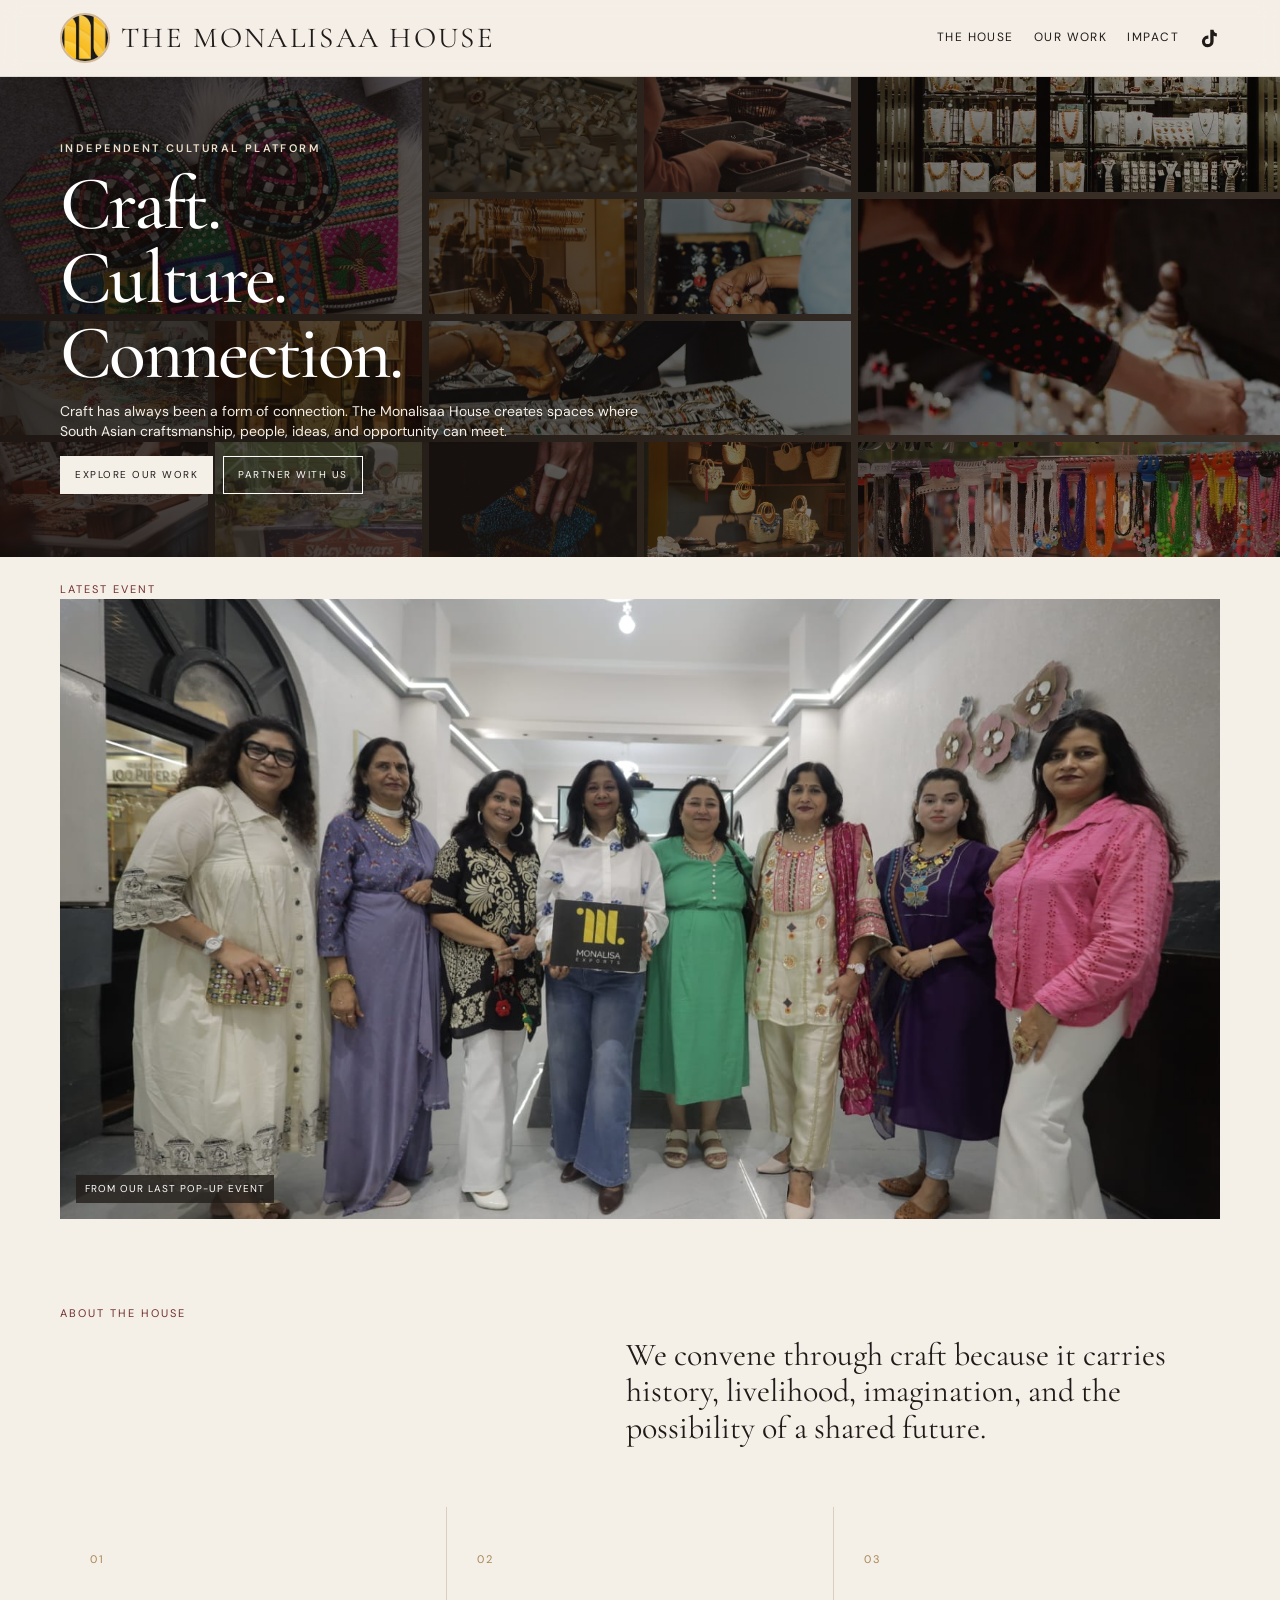
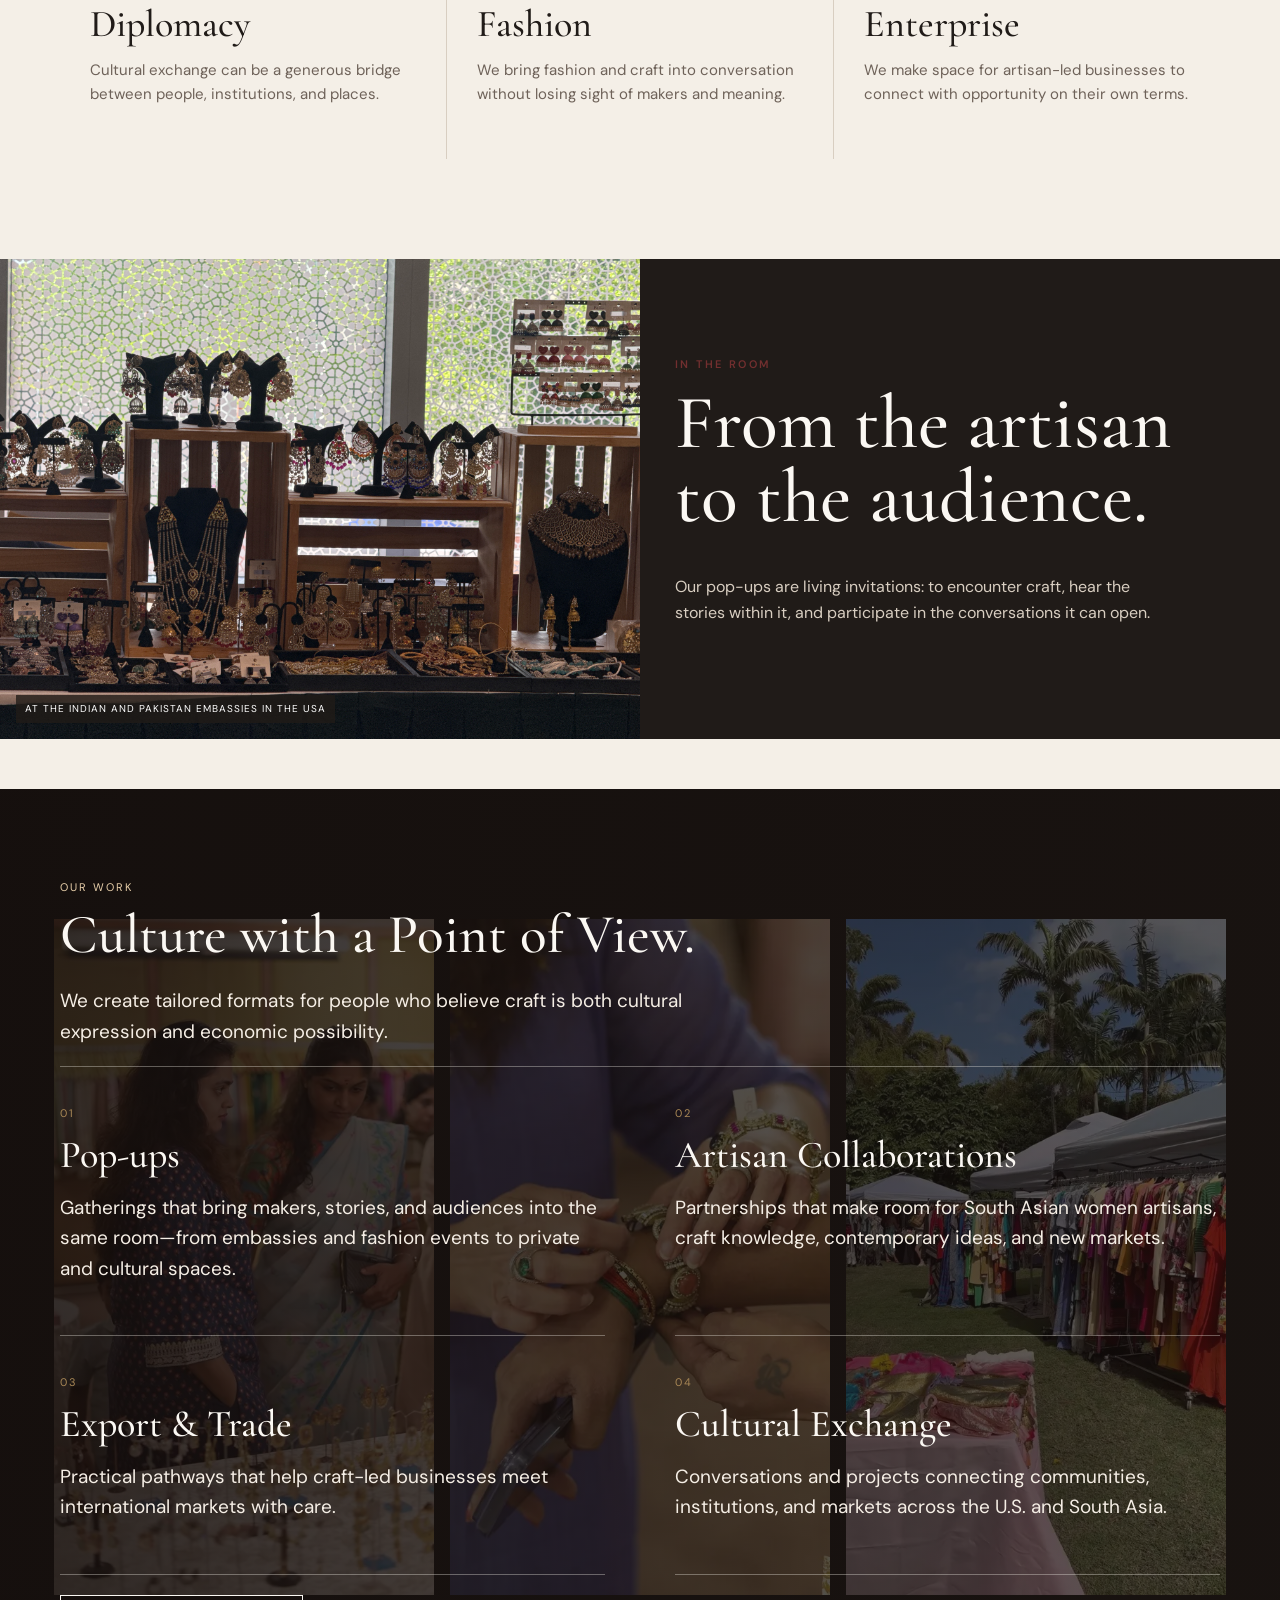
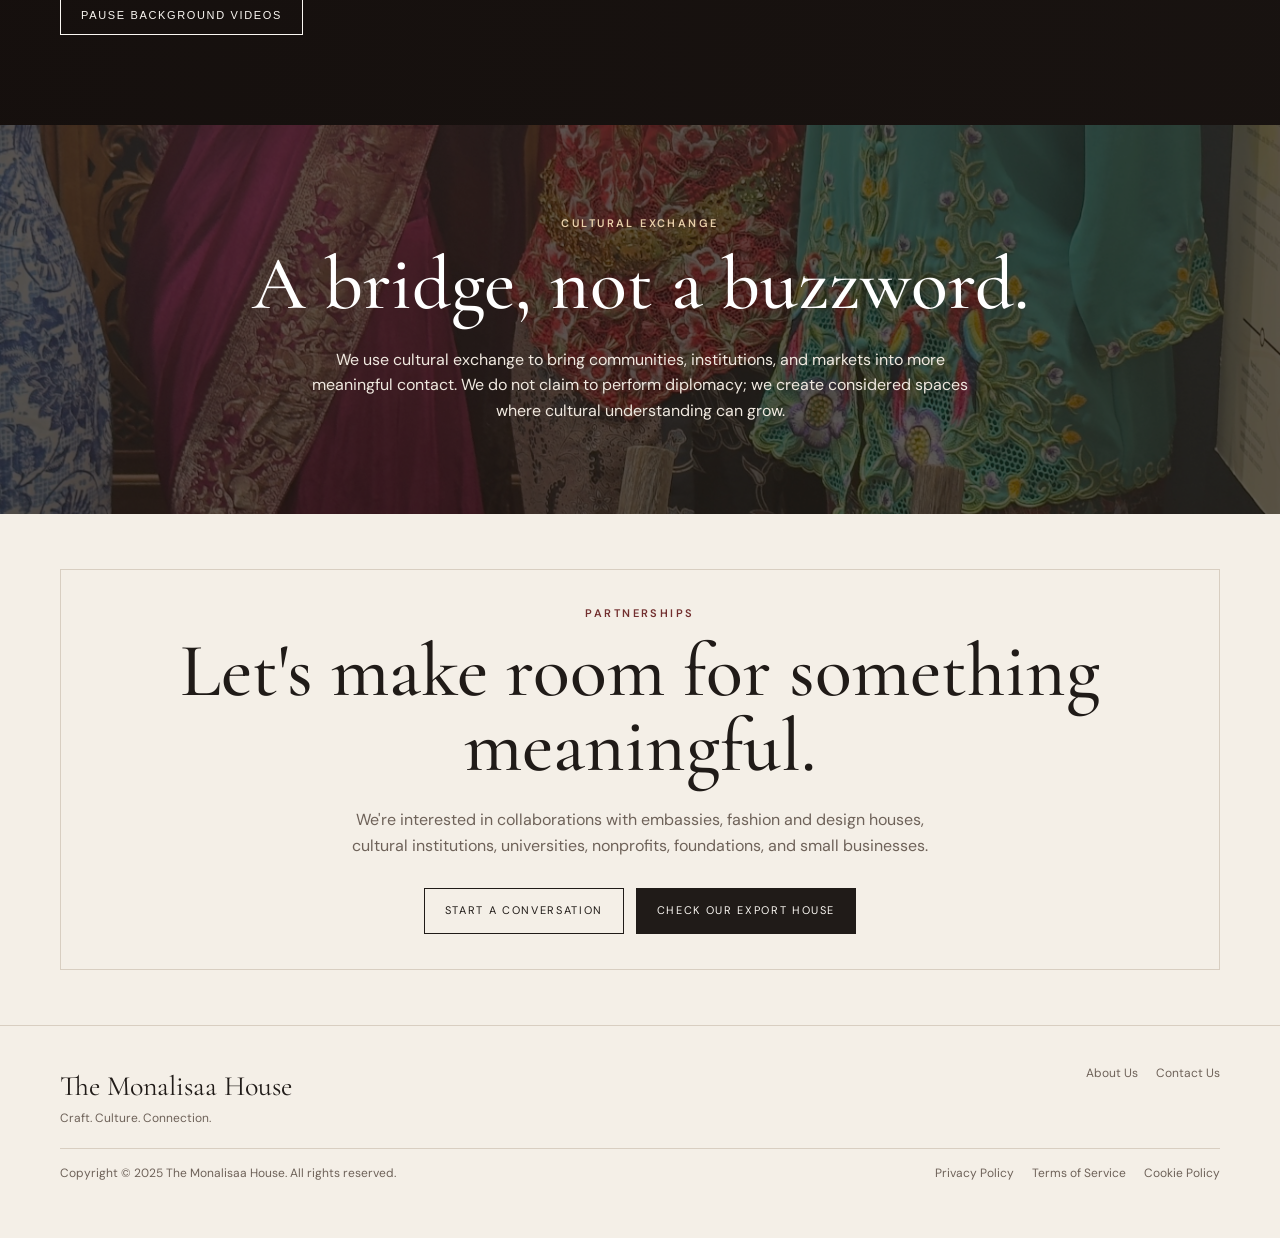
<file: index.html>
<!DOCTYPE html>
<html lang="en">
<head>
  <meta charset="UTF-8">
  <meta name="viewport" content="width=device-width, initial-scale=1.0">
  <title>The Monalisaa House | Craft. Culture. Connection.</title>
  <meta name="description" content="The Monalisaa House is an independent cultural platform for South Asian craftsmanship, pop-ups, artisan enterprise, cultural exchange, and social impact.">
  <meta name="theme-color" content="#f4efe7">
  <link rel="preconnect" href="https://fonts.googleapis.com">
  <link rel="preconnect" href="https://fonts.gstatic.com" crossorigin>
  <link href="https://fonts.googleapis.com/css2?family=Cormorant+Garamond:wght@400;500;600;700&family=DM+Sans:wght@400;500;600&display=swap" rel="stylesheet">
  <link rel="stylesheet" href="style.css?v=story-copy-7">
</head>
<body class="home-page">
<header><div class="container"><nav>
  <a class="brand" href="index.html"><!-- LOGO: save your logo as images/logo.png. Remove the hidden attribute when ready. --><img class="brand-logo" src="images/logo.png" alt="" onerror="this.style.display='none'">The Monalisaa House</a>
  <div class="navlinks"><a href="index.html#house">The House</a><a href="index.html#work">Our Work</a><a href="impact.html">Impact</a><a href="https://www.tiktok.com/@monalisaahouse?lang=en" target="_blank" rel="noopener noreferrer" title="Replace with your official TikTok profile URL" aria-label="TikTok"><svg class="tiktok-mark" width="21" height="21" viewBox="0 0 24 24" fill="currentColor" aria-hidden="true"><path d="M16.7 2c.2 2.3 1.5 3.9 3.7 4.1v3.7a9.2 9.2 0 0 1-3.7-1v6.6a6.7 6.7 0 1 1-6.8-6.7h.8v3.8a3 3 0 0 0-.8-.1 3 3 0 1 0 3 3V2h3.8Z"/></svg><span class="sr-only">TikTok</span></a></div>
</nav></div></header>

<main>
  <section class="hero hero-collage" aria-label="Welcome to The Monalisaa House">
    <div class="photo-collage-wrap" aria-hidden="true">
      <div class="photo-collage">
        <div class="collage-tile"><img src="images/optimized/collage-01.281ac64bc679.webp" alt="" loading="eager" decoding="async" width="480" height="640"></div>
        <div class="collage-tile"><img src="images/optimized/collage-02.b8451bdfedaf.webp" alt="" loading="eager" decoding="async" width="427" height="640"></div>
        <div class="collage-tile"><img src="images/optimized/collage-03.ffc082e69fb9.webp" alt="" loading="eager" decoding="async" width="427" height="640"></div>
        <div class="collage-tile"><img src="images/optimized/collage-04.0b0f04c2e47d.webp" alt="" loading="eager" decoding="async" width="640" height="427"></div>
        <div class="collage-tile"><img src="images/optimized/collage-05.fa2567c69842.webp" alt="" loading="eager" decoding="async" width="427" height="640"></div>
        <div class="collage-tile"><img src="images/optimized/collage-06.9a253bc103ca.webp" alt="" loading="eager" decoding="async" width="437" height="640"></div>
        <div class="collage-tile"><img src="images/optimized/collage-07.22412f7d1f1f.webp" alt="" loading="eager" decoding="async" width="427" height="640"></div>
        <div class="collage-tile"><img src="images/optimized/collage-08.64b8419f33f5.webp" alt="" loading="eager" decoding="async" width="640" height="427"></div>
        <div class="collage-tile"><img src="images/optimized/collage-09.33cdb465f2f7.webp" alt="" loading="eager" decoding="async" width="427" height="640"></div>
        <div class="collage-tile"><img src="images/optimized/collage-10.de84477c589c.webp" alt="" loading="eager" decoding="async" width="640" height="430"></div>
        <div class="collage-tile"><img src="images/optimized/collage-11.ee569f38b478.webp" alt="" loading="eager" decoding="async" width="427" height="640"></div>
        <div class="collage-tile"><img src="images/optimized/collage-12.7b561e61e387.webp" alt="" loading="eager" decoding="async" width="508" height="600"></div>
        <!-- Replace original collage JPGs, then run scripts/optimize-hero.py. -->
        <div class="collage-tile"><img src="images/optimized/collage-13.5045d7bc7f07.webp" alt="" loading="eager" decoding="async" width="422" height="640"></div>
        <div class="collage-tile"><img src="images/optimized/collage-14.dd8ace24a47b.webp" alt="" loading="eager" decoding="async" width="640" height="427"></div>
        <div class="collage-tile"><img src="images/optimized/collage-15.e844657e048d.webp" alt="" loading="eager" decoding="async" width="640" height="360"></div>
      </div>
    </div>
    <div class="hero-shade"></div>
    <div class="container hero-content">

      <div class="eyebrow">Independent cultural platform</div>
      <h1>Craft.<br>Culture.<br>Connection.</h1>
      <p class="lede">Craft has always been a form of connection. The Monalisaa House creates spaces where South Asian craftsmanship, people, ideas, and opportunity can meet.</p>
      <div class="actions"><a class="btn primary" href="#work">Explore Our Work</a><a class="btn" href="contact.html">Partner With Us</a></div>
    </div>
  </section>
  <section class="event-feature container" aria-labelledby="latest-event-title">
    <div class="section-label">Latest event</div>
    <h2 id="latest-event-title" class="sr-only">Our latest gathering</h2>
    <div class="image hero-image">
      <img src="images/hero.jpg" alt="A gathering at The Monalisaa House's latest event">
      <span class="image-label">From our last pop-up event</span>
    </div>
  </section>

  <section id="house" class="container">
    <div class="intro">
      <div><div class="section-label">About the house</div></div>
      <div><p class="intro-copy">We convene through craft because it carries history, livelihood, imagination, and the possibility of a shared future.</p></div>
    </div>
    <div class="cards">
      <article class="card"><span class="num">01</span><h3>Diplomacy</h3><p>Cultural exchange can be a generous bridge between people, institutions, and places.</p></article>
      <article class="card"><span class="num">02</span><h3>Fashion</h3><p>We bring fashion and craft into conversation without losing sight of makers and meaning.</p></article>
      <article class="card"><span class="num">03</span><h3>Enterprise</h3><p>We make space for artisan-led businesses to connect with opportunity on their own terms.</p></article>
    </div>
  </section>


  <section class="split">
    <!-- POP-UP IMAGE: replace with a real embassy/fashion-show/pop-up photograph -->
    <div class="image">
      <img src=images/exhibition.jpg>
      <span class="image-label">At the Indian and Pakistan Embassies in the USA</span>
    </div>
    <div class="copy">
      <div class="eyebrow">In the room</div>
      <h2>From the artisan to the audience.</h2>
      <p>Our pop-ups are living invitations: to encounter craft, hear the stories within it, and participate in the conversations it can open.</p>
    </div>
  </section>

  <section id="work" class="dark diplomacy-scene work-scene" aria-labelledby="work-title">
    <div class="diplomacy-background" aria-hidden="true">
      <video class="background-film" width="180" height="320" autoplay muted loop playsinline preload="metadata" tabindex="-1" poster="images/video-posters/pop-up-01.0b85f3988ca3.webp">
        <source src="videos/pop-up-01.mp4" type="video/mp4">
      </video>
      <video class="background-film" width="180" height="320" autoplay muted loop playsinline preload="metadata" tabindex="-1" poster="images/video-posters/pop-up-02.c8f1a4403005.webp">
        <source src="videos/pop-up-02.mp4" type="video/mp4">
      </video>
      <video class="background-film" width="180" height="320" autoplay muted loop playsinline preload="metadata" tabindex="-1" poster="images/video-posters/pop-up-03.f1d3b3b3d464.webp">
        <source src="videos/pop-up-03.mp4" type="video/mp4">
      </video>
    </div>
    <div class="diplomacy-shade" aria-hidden="true"></div>
    <div class="container diplomacy-copy">
    <div class="section-label">Our work</div>
    <h2 id="work-title">Culture with a Point of View.</h2>
    <p class="lede">We create tailored formats for people who believe craft is both cultural expression and economic possibility.</p>
    <div class="work-grid">
      <article class="work-item"><span class="num">01</span><h3>Pop-ups</h3><p>Gatherings that bring makers, stories, and audiences into the same room—from embassies and fashion events to private and cultural spaces.</p></article>
      <article class="work-item"><span class="num">02</span><h3>Artisan Collaborations</h3><p>Partnerships that make room for South Asian women artisans, craft knowledge, contemporary ideas, and new markets.</p></article>
      <article class="work-item"><span class="num">03</span><h3>Export & Trade</h3><p>Practical pathways that help craft-led businesses meet international markets with care.</p></article>
      <article class="work-item"><span class="num">04</span><h3>Cultural Exchange</h3><p>Conversations and projects connecting communities, institutions, and markets across the U.S. and South Asia.</p></article>
    </div>
    <button class="btn diplomacy-toggle" type="button" aria-pressed="false">Pause background videos</button>
    </div>
  </section>

  <section class="statement statement-photo">
    <!-- CULTURAL EXCHANGE IMAGE: replace src with images/culture.JPEG or your preferred file -->
    <img class="statement-background" src=images/culture.jpg alt="" aria-hidden="true">
    <div class="statement-shade"></div>
    <div class="container statement-content">
      <div class="eyebrow">Cultural exchange</div>
      <h2>A bridge, not a buzzword.</h2>
      <p>We use cultural exchange to bring communities, institutions, and markets into more meaningful contact. We do not claim to perform diplomacy; we create considered spaces where cultural understanding can grow.</p>
    </div>
  </section>

  <section class="container partner">
    <div class="partner-inner">
      <div class="eyebrow">Partnerships</div>
      <h2>Let's make room for something meaningful.</h2>
      <p>We're interested in collaborations with embassies, fashion and design houses, cultural institutions, universities, nonprofits, foundations, and small businesses.</p>
      <div class="actions" style="justify-content:center">
        <a class="btn" href="contact.html">Start a conversation</a>
        <a class="btn primary" href="https://www.monalisaaexports.com">Check our Export House</a>
      </div>
    </div>
  </section>
</main>

<footer><div class="container">
  <div class="footer-grid"><div><div class="footer-brand">The Monalisaa House</div><div class="small">Craft. Culture. Connection.</div></div>
    <div class="footer-links small"><a href="impact.html#about-us">About Us</a><a href="contact.html">Contact Us</a></div>
  </div>
  <div class="footer-bottom small"><span>Copyright © 2025 The Monalisaa House. All rights reserved.</span>
    <div class="legal-links"><a href="privacy.html">Privacy Policy</a><a href="terms.html">Terms of Service</a><a href="cookies.html">Cookie Policy</a></div>
  </div>
</div></footer>
<script>
if ('serviceWorker' in navigator) {
  window.addEventListener('load', () => {
    navigator.serviceWorker.register('sw.js', { updateViaCache: 'none' }).catch(() => {});
  });
}
</script>
<script src="background-videos.js" defer></script>
</body>
</html>
</file>
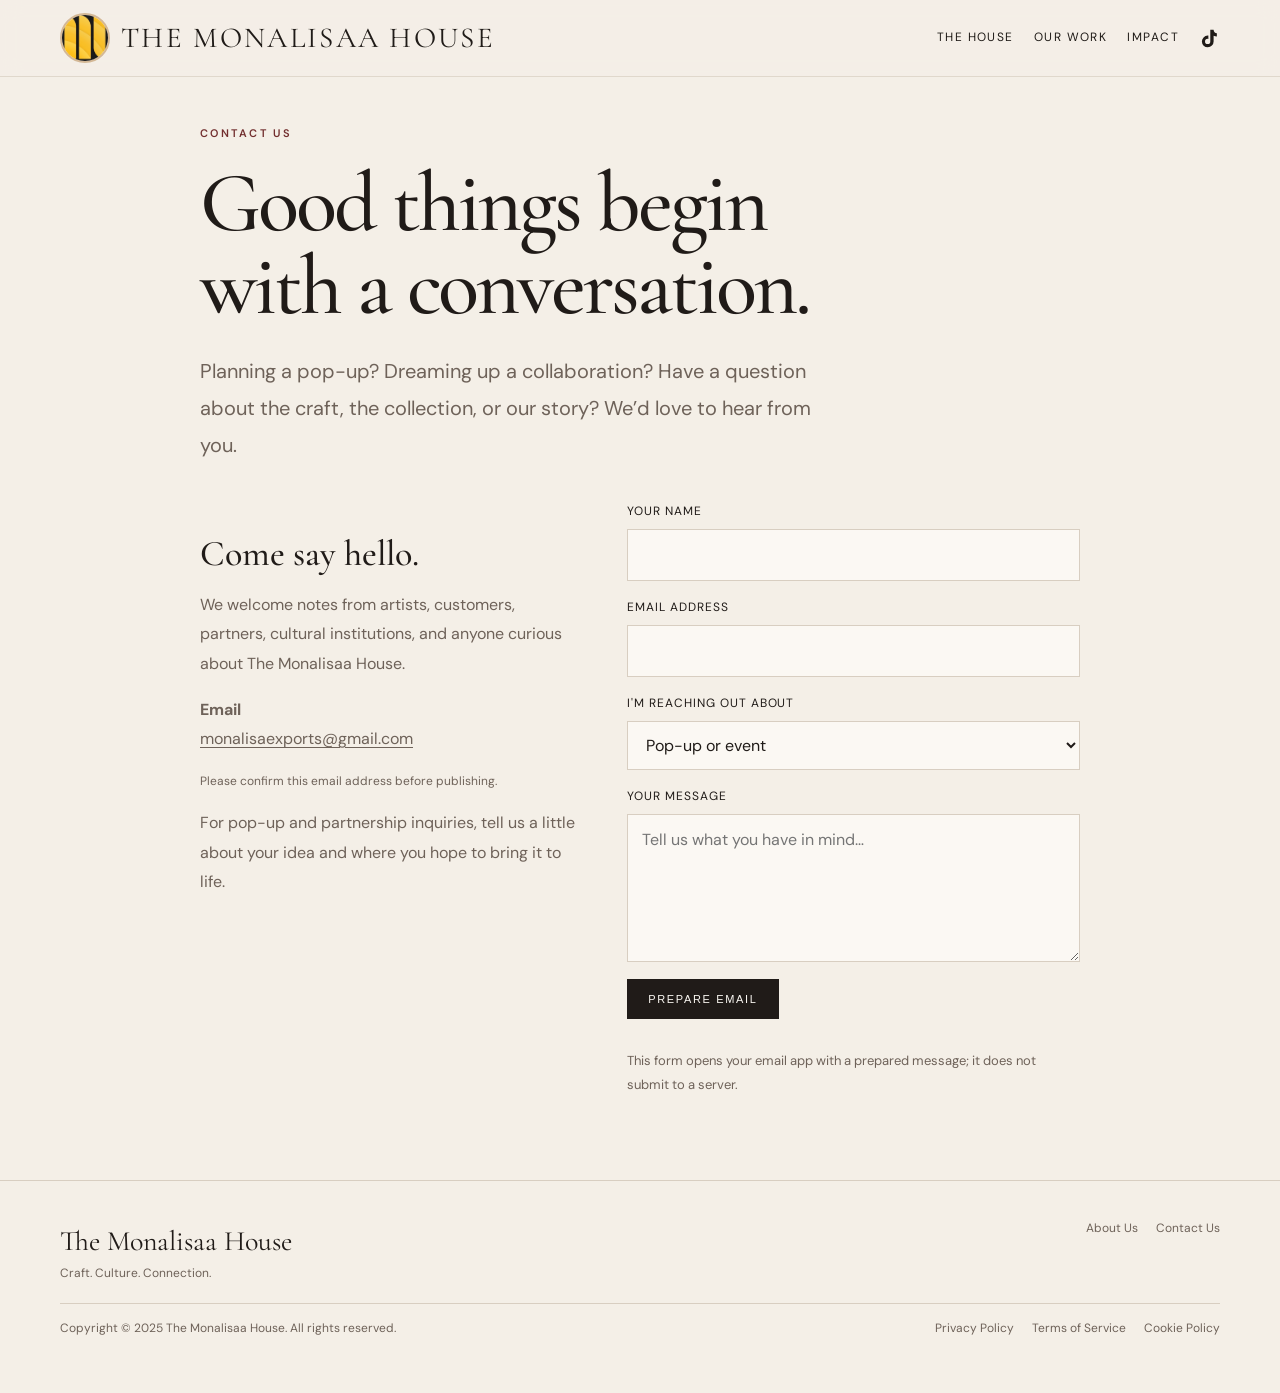
<file: contact.html>
<!DOCTYPE html><html lang="en"><head><meta charset="UTF-8"><meta name="viewport" content="width=device-width,initial-scale=1"><title>Contact Us | The Monalisaa House</title><meta name="description" content="Contact Monalisaa House about pop-ups, craft, events and collaborations."><link rel="preconnect" href="https://fonts.googleapis.com"><link rel="preconnect" href="https://fonts.gstatic.com" crossorigin><link href="https://fonts.googleapis.com/css2?family=Cormorant+Garamond:wght@400;500;600;700&family=DM+Sans:wght@400;500;600&display=swap" rel="stylesheet"><link rel="stylesheet" href="style.css"></head><body class="contact-page"><header><div class="container"><nav>
  <a class="brand" href="index.html"><!-- LOGO: save your logo as images/logo.png. Remove the hidden attribute when ready. --><img class="brand-logo" src="images/logo.png" alt="" onerror="this.style.display='none'">The Monalisaa House</a>
  <div class="navlinks"><a href="index.html#house">The House</a><a href="index.html#work">Our Work</a><a href="impact.html">Impact</a><a href="https://www.tiktok.com/@monalisaahouse?lang=en" target="_blank" rel="noopener noreferrer" aria-label="TikTok"><svg class="tiktok-mark" width="21" height="21" viewBox="0 0 24 24" fill="currentColor" aria-hidden="true"><path d="M16.7 2c.2 2.3 1.5 3.9 3.7 4.1v3.7a9.2 9.2 0 0 1-3.7-1v6.6a6.7 6.7 0 1 1-6.8-6.7h.8v3.8a3 3 0 0 0-.8-.1 3 3 0 1 0 3 3V2h3.8Z"/></svg><span class="sr-only">TikTok</span></a></div>
</nav></div></header><main><section class="container text-page"><div class="eyebrow">Contact us</div><h1>Good things begin<br>with a conversation.</h1><p class="lede">Planning a pop-up? Dreaming up a collaboration? Have a question about the craft, the collection, or our story? We’d love to hear from you.</p>
<div class="contact-grid"><div class="contact-info"><h2>Come say hello.</h2><p>We welcome notes from artists, customers, partners, cultural institutions, and anyone curious about The Monalisaa House.</p><p><strong>Email</strong><br><a href="mailto:monalisaexports@gmail.com">monalisaexports@gmail.com</a></p><p class="small">Please confirm this email address before publishing.</p><p>For pop-up and partnership inquiries, tell us a little about your idea and where you hope to bring it to life.</p></div>
<form class="contact-form" id="contact-form"><label>Your name <input name="name" required maxlength="120" autocomplete="name"></label><label>Email address <input name="email" type="email" required autocomplete="email"></label><label>I'm reaching out about <select name="topic"><option>Pop-up or event</option><option>Partnership or collaboration</option><option>Products and craft</option><option>Something else</option></select></label><label>Your message <textarea name="message" required maxlength="5000" placeholder="Tell us what you have in mind…"></textarea></label><button class="btn primary" type="submit">Prepare email</button><p class="form-note" role="status" id="form-status">This form opens your email app with a prepared message; it does not submit to a server.</p></form></div></section>
<script>document.getElementById('contact-form').addEventListener('submit',function(e){e.preventDefault();if(!this.reportValidity())return;const d=new FormData(this);const subject='Monalisaa House inquiry: '+d.get('topic');const body='Name: '+d.get('name')+'\nEmail: '+d.get('email')+'\nTopic: '+d.get('topic')+'\n\n'+d.get('message');window.location.href='mailto:monalisaexports@gmail.com?subject='+encodeURIComponent(subject)+'&body='+encodeURIComponent(body);document.getElementById('form-status').textContent='Your email app should open with your message ready to send.';});</script></main><footer><div class="container">
  <div class="footer-grid"><div><div class="footer-brand">The Monalisaa House</div><div class="small">Craft. Culture. Connection.</div></div>
    <div class="footer-links small"><a href="impact.html#about-us">About Us</a><a href="contact.html">Contact Us</a></div>
  </div>
  <div class="footer-bottom small"><span>Copyright © 2025 The Monalisaa House. All rights reserved.</span>
    <div class="legal-links"><a href="privacy.html">Privacy Policy</a><a href="terms.html">Terms of Service</a><a href="cookies.html">Cookie Policy</a></div>
  </div>
</div></footer></body></html>
</file>
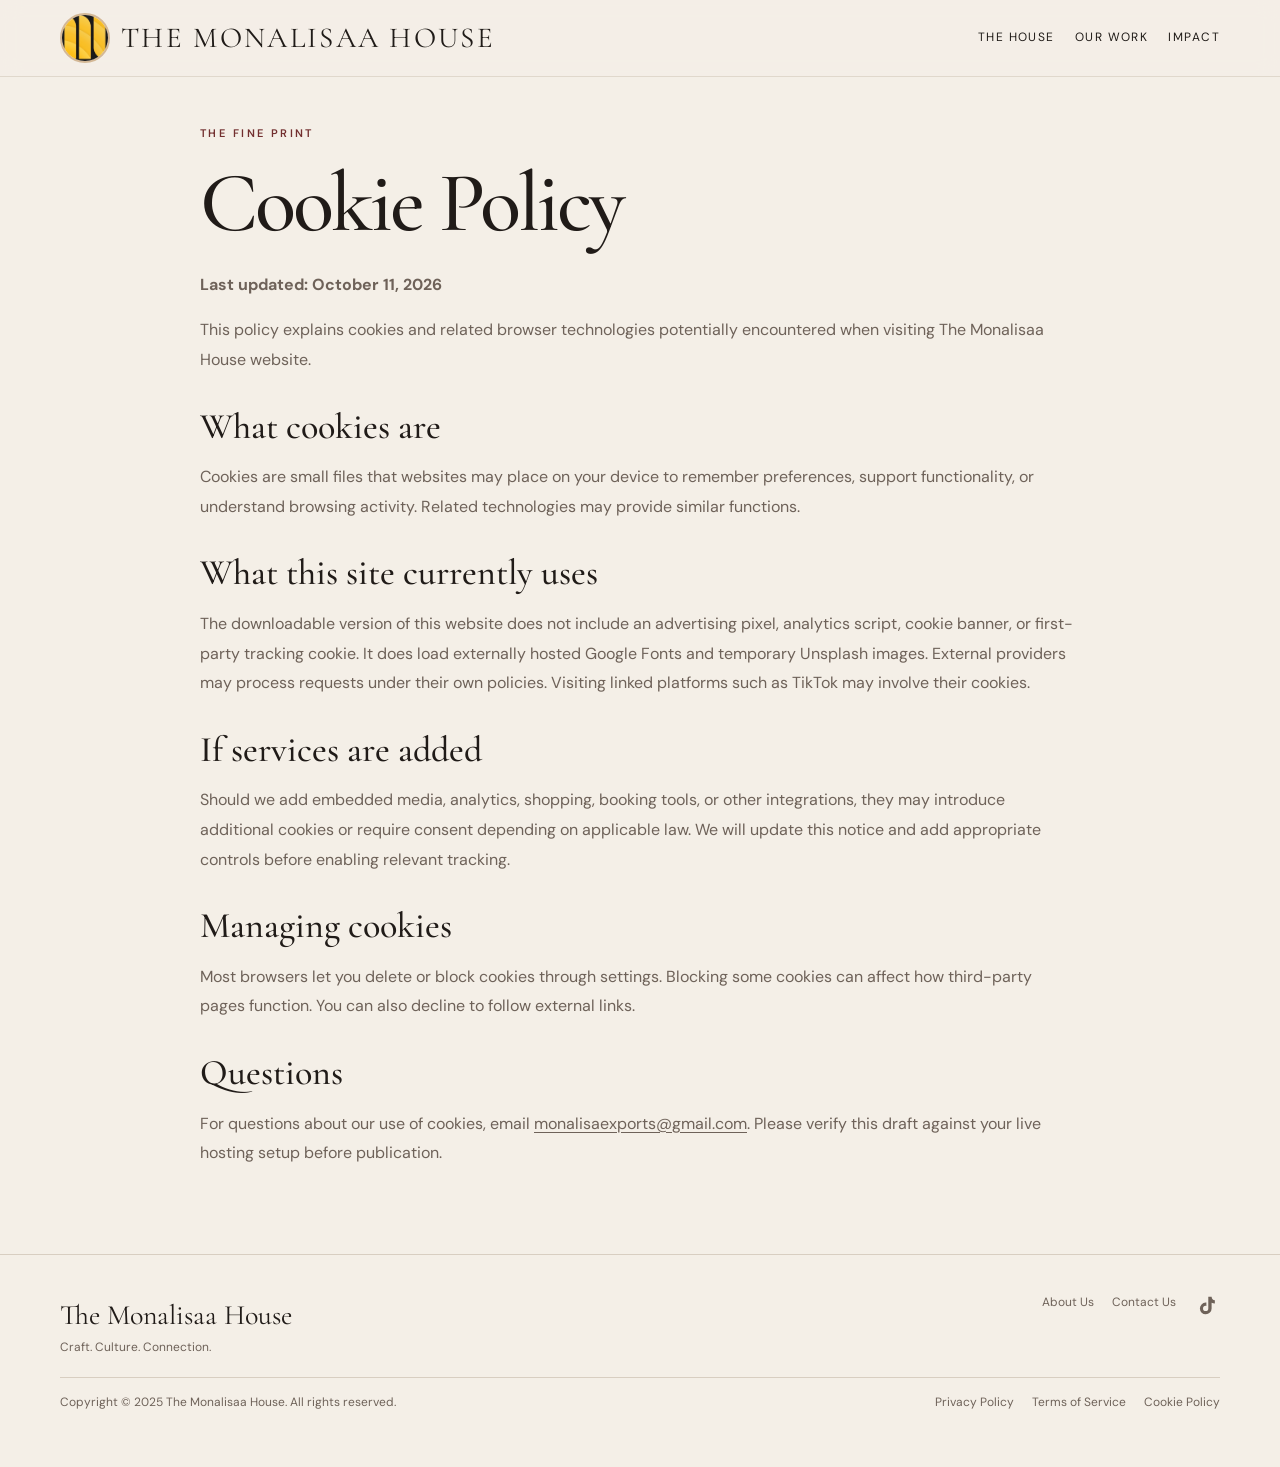
<file: cookies.html>
<!DOCTYPE html><html lang="en"><head><meta charset="UTF-8"><meta name="viewport" content="width=device-width,initial-scale=1"><title>Cookie Policy | The Monalisaa House</title><meta name="description" content="How cookies work on the Monalisaa House website."><link rel="preconnect" href="https://fonts.googleapis.com"><link rel="preconnect" href="https://fonts.gstatic.com" crossorigin><link href="https://fonts.googleapis.com/css2?family=Cormorant+Garamond:wght@400;500;600;700&family=DM+Sans:wght@400;500;600&display=swap" rel="stylesheet"><link rel="stylesheet" href="style.css"></head><body class="cookies-page"><header><div class="container"><nav>
  <a class="brand" href="index.html"><!-- LOGO: save your logo as images/logo.png. Remove the hidden attribute when ready. --><img class="brand-logo" src="images/logo.png" alt="" onerror="this.style.display='none'">The Monalisaa House</a>
  <div class="navlinks"><a href="index.html#house">The House</a><a href="index.html#work">Our Work</a><a href="impact.html">Impact</a></div>
</nav></div></header><main><section class="container text-page"><div class="eyebrow">The fine print</div><h1>Cookie Policy</h1><p><strong>Last updated: October 11, 2026</strong></p><p>This policy explains cookies and related browser technologies potentially encountered when visiting The Monalisaa House website.</p><h2>What cookies are</h2><p>Cookies are small files that websites may place on your device to remember preferences, support functionality, or understand browsing activity. Related technologies may provide similar functions.</p><h2>What this site currently uses</h2><p>The downloadable version of this website does not include an advertising pixel, analytics script, cookie banner, or first-party tracking cookie. It does load externally hosted Google Fonts and temporary Unsplash images. External providers may process requests under their own policies. Visiting linked platforms such as TikTok may involve their cookies.</p><h2>If services are added</h2><p>Should we add embedded media, analytics, shopping, booking tools, or other integrations, they may introduce additional cookies or require consent depending on applicable law. We will update this notice and add appropriate controls before enabling relevant tracking.</p><h2>Managing cookies</h2><p>Most browsers let you delete or block cookies through settings. Blocking some cookies can affect how third-party pages function. You can also decline to follow external links.</p><h2>Questions</h2><p>For questions about our use of cookies, email <a href="mailto:monalisaexports@gmail.com">monalisaexports@gmail.com</a>. Please verify this draft against your live hosting setup before publication.</p></section></main><footer><div class="container">
  <div class="footer-grid"><div><div class="footer-brand">The Monalisaa House</div><div class="small">Craft. Culture. Connection.</div></div>
    <div class="footer-links small"><a href="impact.html#about-us">About Us</a><a href="contact.html">Contact Us</a><a href="https://www.tiktok.com/@monalisaahouse?lang=en" target="_blank" rel="noopener noreferrer" aria-label="TikTok"><svg class="tiktok-mark" width="21" height="21" viewBox="0 0 24 24" fill="currentColor" aria-hidden="true"><path d="M16.7 2c.2 2.3 1.5 3.9 3.7 4.1v3.7a9.2 9.2 0 0 1-3.7-1v6.6a6.7 6.7 0 1 1-6.8-6.7h.8v3.8a3 3 0 0 0-.8-.1 3 3 0 1 0 3 3V2h3.8Z"/></svg><span class="sr-only">TikTok</span></a></div>
  </div>
  <div class="footer-bottom small"><span>Copyright © 2025 The Monalisaa House. All rights reserved.</span>
    <div class="legal-links"><a href="privacy.html">Privacy Policy</a><a href="terms.html">Terms of Service</a><a href="cookies.html">Cookie Policy</a></div>
  </div>
</div></footer></body></html>
</file>
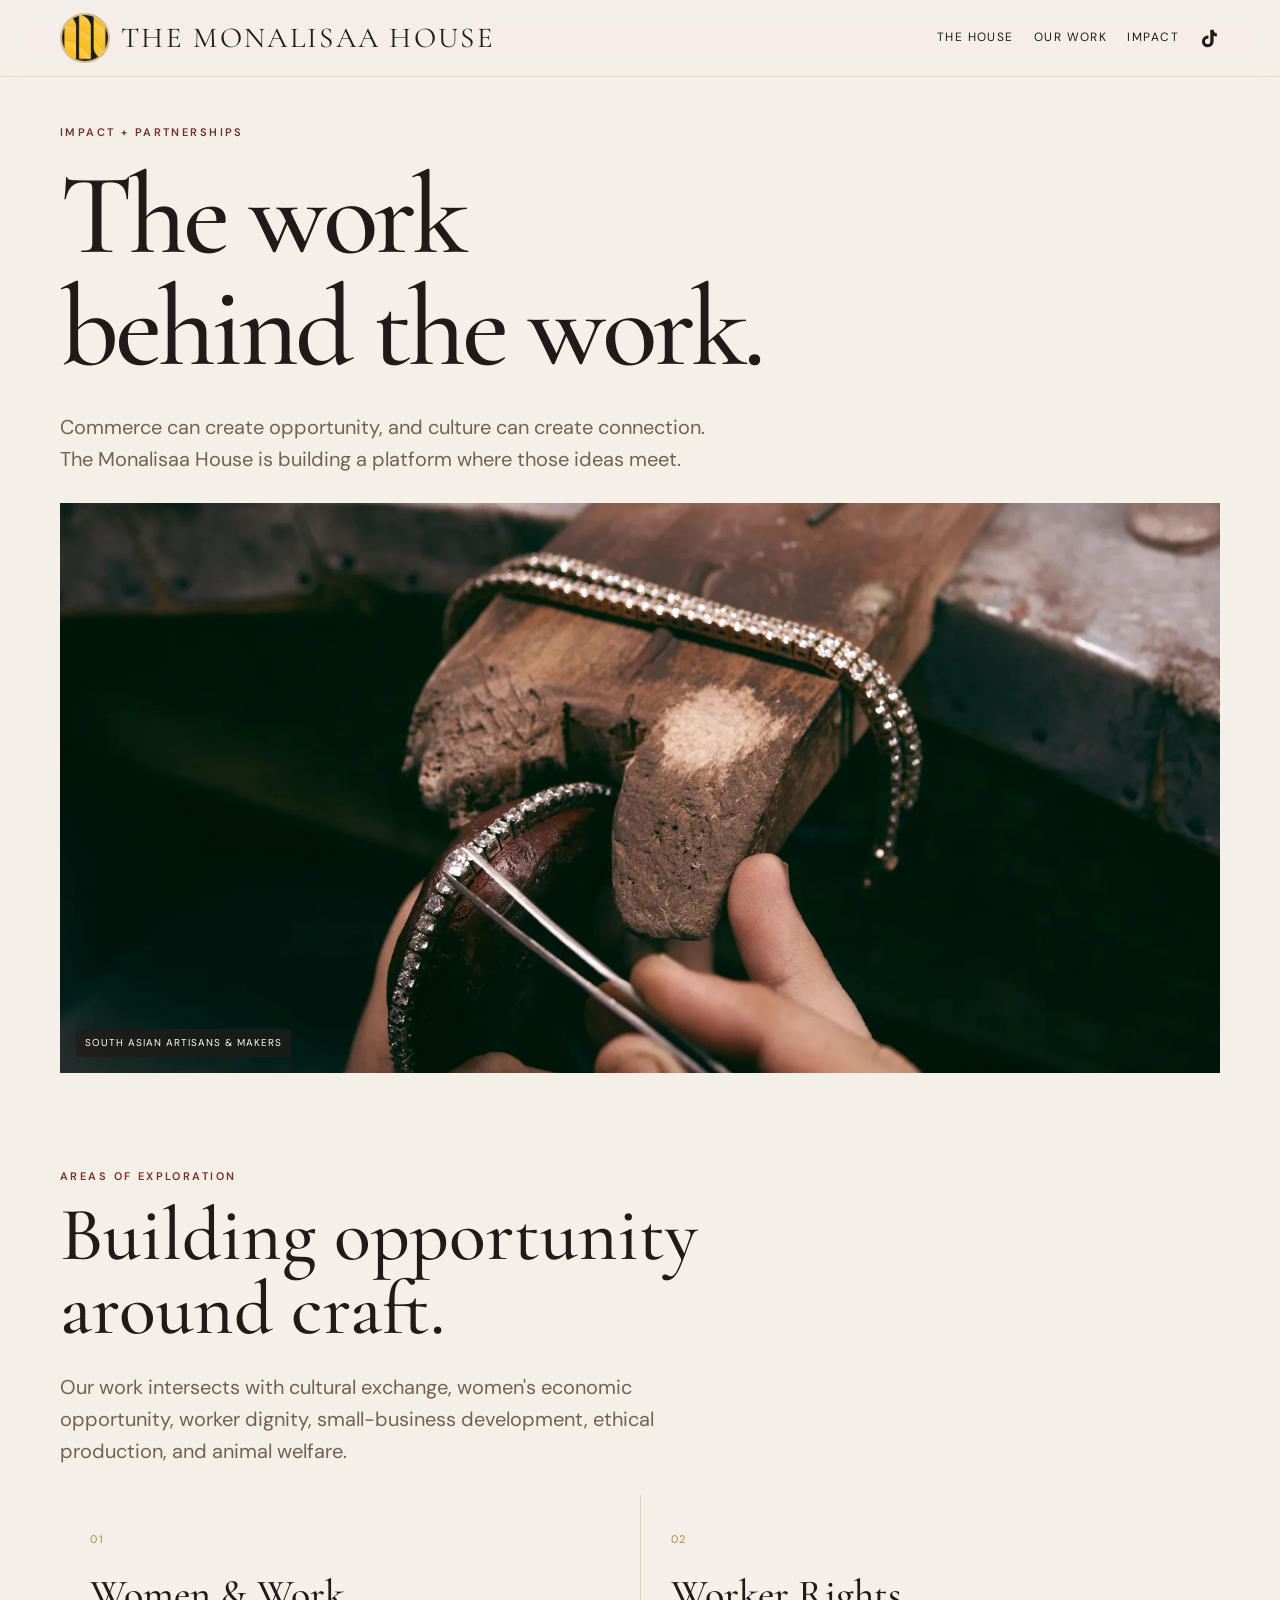
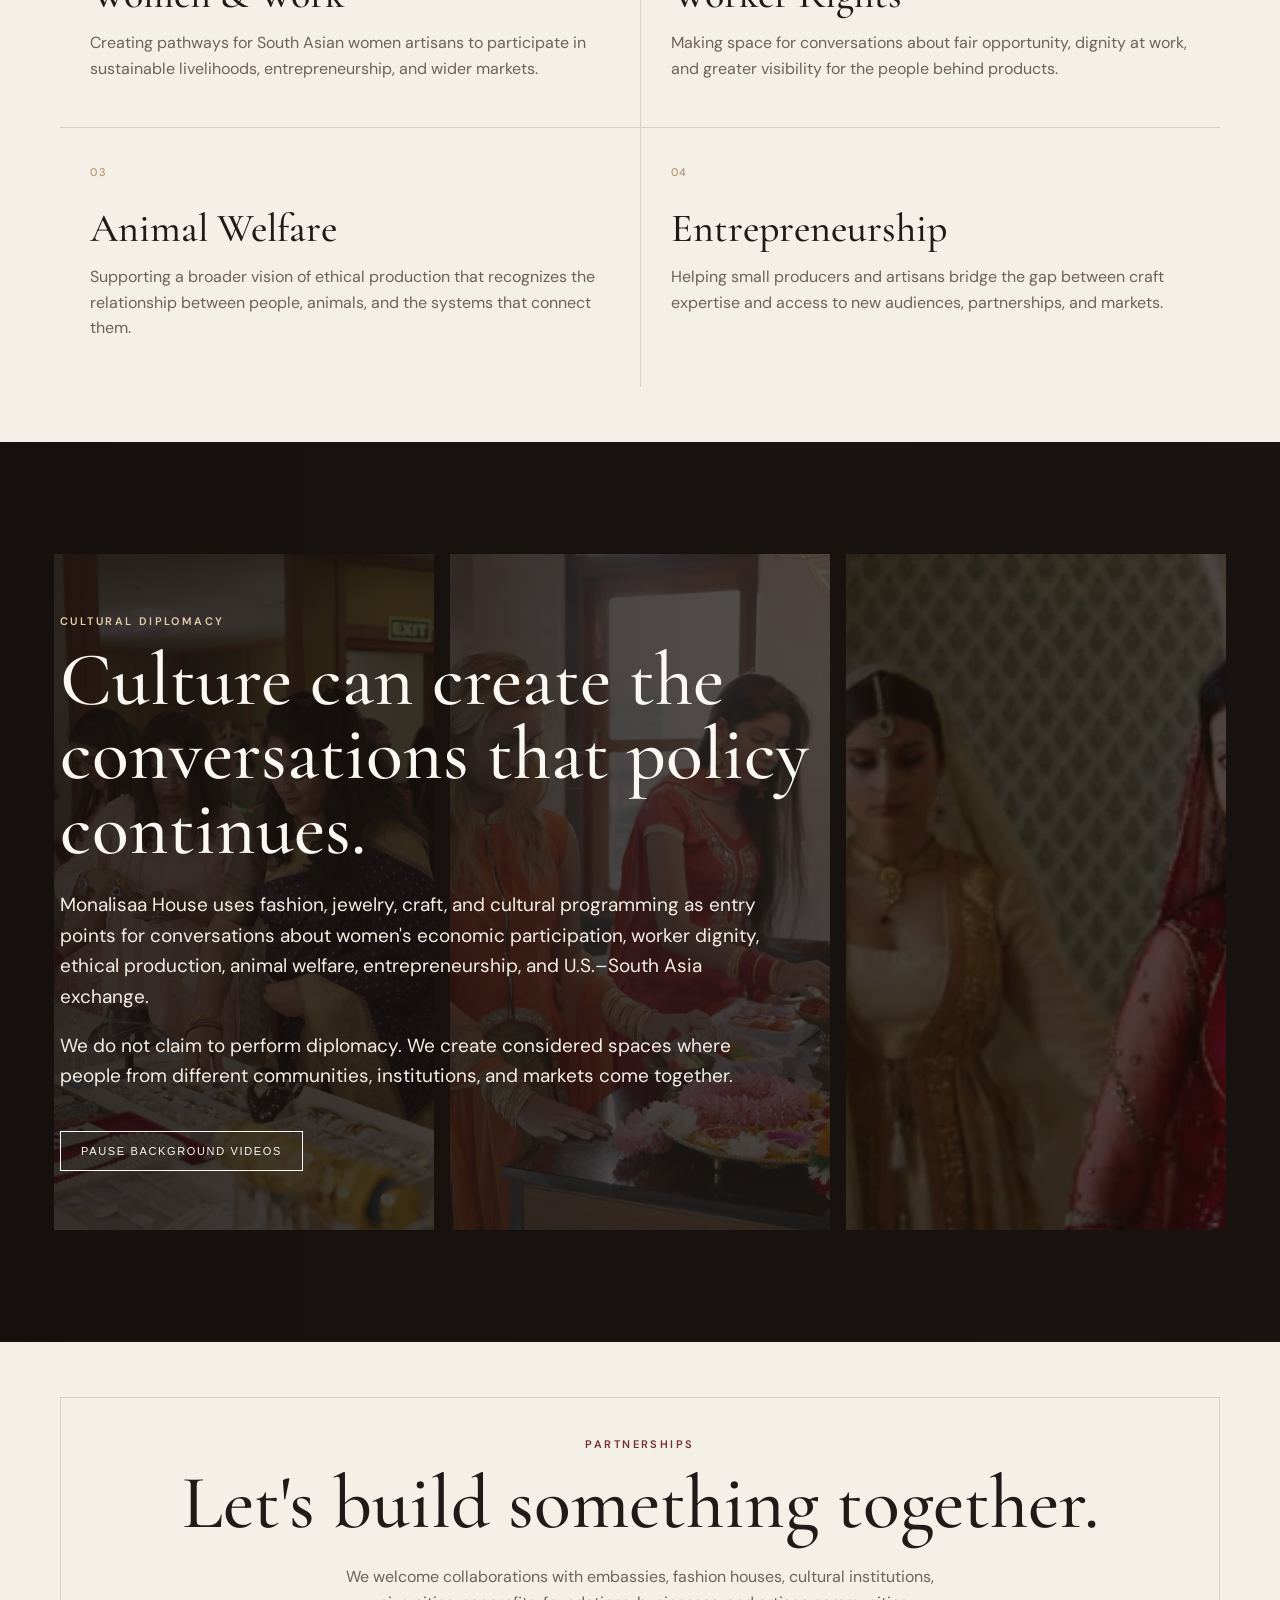
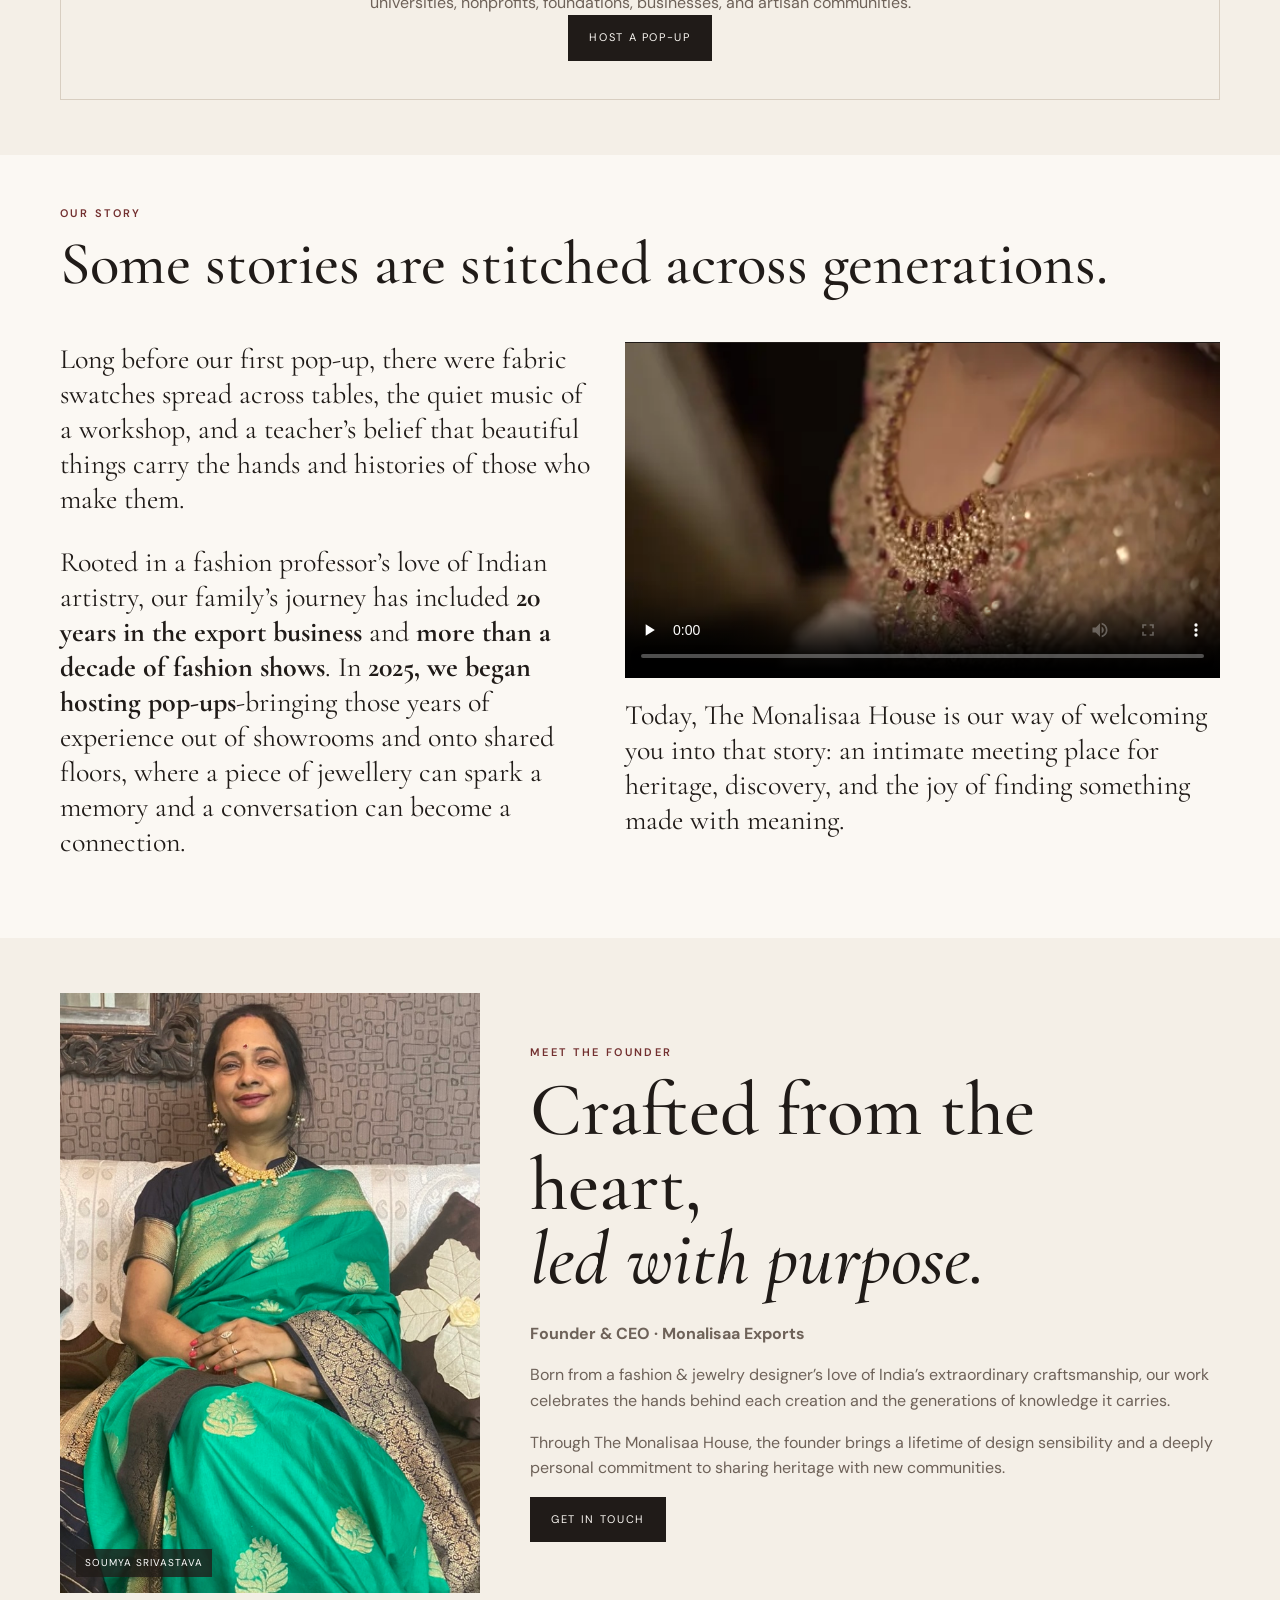
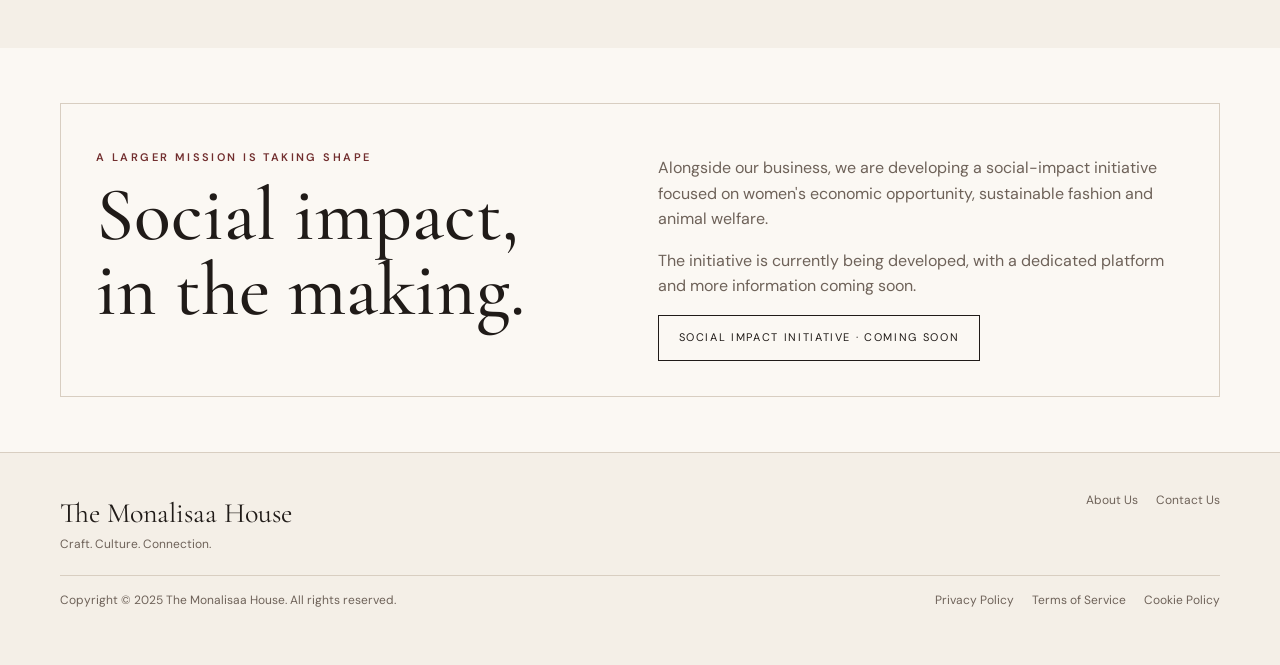
<file: impact.html>
<!DOCTYPE html>
<html lang="en">
<head>
  <meta charset="UTF-8"><meta name="viewport" content="width=device-width, initial-scale=1.0">
  <title>Impact + Partnerships | The Monalisaa House</title>
  <meta name="description" content="The Monalisaa House explores artisan livelihoods, women's economic opportunity, worker dignity, animal welfare, entrepreneurship, and cultural exchange.">
  <link rel="preconnect" href="https://fonts.googleapis.com"><link rel="preconnect" href="https://fonts.gstatic.com" crossorigin>
  <link href="https://fonts.googleapis.com/css2?family=Cormorant+Garamond:wght@400;500;600;700&family=DM+Sans:wght@400;500;600&display=swap" rel="stylesheet">
  <link rel="stylesheet" href="style.css?v=story-copy-7">
</head>
<body class="impact-page">
<header><div class="container"><nav>
  <a class="brand" href="index.html"><!-- LOGO: save your logo as images/logo.png. Remove the hidden attribute when ready. --><img class="brand-logo" src="images/logo.png" alt="" onerror="this.style.display='none'">The Monalisaa House</a>
  <div class="navlinks"><a href="index.html#house">The House</a><a href="index.html#work">Our Work</a><a href="impact.html">Impact</a><a href="https://www.tiktok.com/@monalisaahouse?lang=en" target="_blank" rel="noopener noreferrer" title="Replace with your official TikTok profile URL" aria-label="TikTok"><svg class="tiktok-mark" width="21" height="21" viewBox="0 0 24 24" fill="currentColor" aria-hidden="true"><path d="M16.7 2c.2 2.3 1.5 3.9 3.7 4.1v3.7a9.2 9.2 0 0 1-3.7-1v6.6a6.7 6.7 0 1 1-6.8-6.7h.8v3.8a3 3 0 0 0-.8-.1 3 3 0 1 0 3 3V2h3.8Z"/></svg><span class="sr-only">TikTok</span></a></div>
</nav></div></header>

<main>
  <section class="hero container">
    <div class="eyebrow">Impact + partnerships</div>
    <h1>The work<br>behind the work.</h1>
    <p class="lede">Commerce can create opportunity, and culture can create connection. The Monalisaa House is building a platform where those ideas meet.</p>
    <!-- IMPACT HERO IMAGE: use a real image showing artisans / women working / community -->
    <div class="image hero-image">
      <img src="images/optimized/artisan.776545a4e157.webp" alt="South Asian artisans and makers" width="1600" height="1065" loading="eager" decoding="async">
      <span class="image-label">South Asian artisans & makers</span>
    </div>
  </section>

  <section class="impact container">
    <div class="eyebrow">Areas of exploration</div>
    <h2>Building opportunity<br>around craft.</h2>
    <p class="lede">Our work intersects with cultural exchange, women's economic opportunity, worker dignity, small-business development, ethical production, and animal welfare.</p>
    <div class="impact-grid">
      <article class="impact-card"><span class="num">01</span><h3>Women & Work</h3><p>Creating pathways for South Asian women artisans to participate in sustainable livelihoods, entrepreneurship, and wider markets.</p></article>
      <article class="impact-card"><span class="num">02</span><h3>Worker Rights</h3><p>Making space for conversations about fair opportunity, dignity at work, and greater visibility for the people behind products.</p></article>
      <article class="impact-card"><span class="num">03</span><h3>Animal Welfare</h3><p>Supporting a broader vision of ethical production that recognizes the relationship between people, animals, and the systems that connect them.</p></article>
      <article class="impact-card"><span class="num">04</span><h3>Entrepreneurship</h3><p>Helping small producers and artisans bridge the gap between craft expertise and access to new audiences, partnerships, and markets.</p></article>
    </div>
  </section>

  <section class="dark diplomacy-scene" aria-labelledby="diplomacy-title">
      <div class="diplomacy-background" aria-hidden="true">
        <video class="background-film" width="150" height="267" autoplay muted loop playsinline preload="metadata" tabindex="-1" poster="images/video-posters/cultural-diplomacy-01.95d75468eb2b.webp">
          <source src="videos/cultural-diplomacy-01.mp4" type="video/mp4">
        </video>
        <video class="background-film" width="150" height="267" autoplay muted loop playsinline preload="metadata" tabindex="-1" poster="images/video-posters/cultural-diplomacy-02.5f9d7ff38579.webp">
          <source src="videos/cultural-diplomacy-02.mp4" type="video/mp4">
        </video>
        <video class="background-film" width="150" height="267" autoplay muted loop playsinline preload="metadata" tabindex="-1" poster="images/video-posters/cultural-diplomacy-03.d4403fd7557c.webp">
          <source src="videos/cultural-diplomacy-03.mp4" type="video/mp4">
        </video>
      </div>
    <div class="diplomacy-shade" aria-hidden="true"></div>
    <div class="container diplomacy-copy">
      <div class="eyebrow">Cultural diplomacy</div>
      <h2 id="diplomacy-title">Culture can create the conversations that policy continues.</h2>
      <p>Monalisaa House uses fashion, jewelry, craft, and cultural programming as entry points for conversations about women's economic participation, worker dignity, ethical production, animal welfare, entrepreneurship, and U.S.–South Asia exchange.</p>
      <p>We do not claim to perform diplomacy. We create considered spaces where people from different communities, institutions, and markets come together.</p>
      <button class="btn diplomacy-toggle" type="button" aria-pressed="false">Pause background videos</button>
    </div>
  </section>

  <section id="partner" class="partner container">
    <div class="partner-box">
      <div class="eyebrow">Partnerships</div>
      <h2>Let's build something together.</h2>
      <p>We welcome collaborations with embassies, fashion houses, cultural institutions, universities, nonprofits, foundations, businesses, and artisan communities.</p>
      <div><a class="btn primary" href="contact.html">Host a Pop-up</a></div>
    </div>
  </section>

  <section class="history about-story" id="about-us"><div class="container history-grid">
    <div class="story-heading"><div class="eyebrow">Our story</div><h2>Some stories are stitched across generations.</h2></div>
    <div class="story-film">
      <video class="film" width="595" height="336" controls playsinline preload="none" poster="images/video-posters/our-story.137096d6de59.webp" aria-label="Our Story — The Monalisaa House">
        <source src="videos/our-story.mp4" type="video/mp4">
        Your browser does not support embedded video. <a href="videos/our-story.mp4">Download Our Story</a>.
      </video>
      <p class="story-caption">Today, The Monalisaa House is our way of welcoming you into that story: an intimate meeting place for heritage, discovery, and the joy of finding something made with meaning.</p>
    </div>
    <div class="history-copy"><p>Long before our first pop-up, there were fabric swatches spread across tables, the quiet music of a workshop, and a teacher’s belief that beautiful things carry the hands and histories of those who make them.</p>
    <p>Rooted in a fashion professor’s love of Indian artistry, our family’s journey has included <strong>20 years in the export business</strong> and <strong>more than a decade of fashion shows</strong>. In <strong>2025, we began hosting pop-ups</strong>-bringing those years of experience out of showrooms and onto shared floors, where a piece of jewellery can spark a memory and a conversation can become a connection.</p>
    </div>

  </div></section>

  <section id="founder" class="founder container">
    <div class="founder-grid">
      <!-- FOUNDER IMAGE: replace with CEO portrait -->
      <div class="image founder-image">
        <img src=images/ceo.jpg>
        <span class="image-label">Soumya Srivastava</span>
      </div>
      <div class="founder-copy">
        <div class="eyebrow">Meet the founder</div>
        <h2>Crafted from the heart,<br><em>led with purpose.</em></h2>
        <p><strong>Founder &amp; CEO · Monalisaa Exports</strong></p>
        <p>Born from a fashion &amp; jewelry designer’s love of India’s extraordinary craftsmanship, our work celebrates the hands behind each creation and the generations of knowledge it carries.</p><p>Through The Monalisaa House, the founder brings a lifetime of design sensibility and a deeply personal commitment to sharing heritage with new communities.</p>
        <a class="btn primary" href="contact.html">Get in Touch</a>
      </div>
    </div>
  </section>

 <section class="ngo">
    <div class="container">
      <div class="ngo-box">
        <div>
          <div class="eyebrow">A larger mission is taking shape</div>
          <h2>Social impact,<br>in the making.</h2>
        </div>
        <div>
          <p>Alongside our business, we are developing a social-impact initiative focused on women's economic opportunity, sustainable fashion and animal welfare.</p>
          <p>The initiative is currently being developed, with a dedicated platform and more information coming soon.</p>
          <a class="btn" href="#">Social Impact Initiative · Coming Soon</a>
        </div>
      </div>
    </div>
  </section>
</main>

<footer><div class="container">
  <div class="footer-grid"><div><div class="footer-brand">The Monalisaa House</div><div class="small">Craft. Culture. Connection.</div></div>
    <div class="footer-links small"><a href="impact.html#about-us">About Us</a><a href="contact.html">Contact Us</a></div>
  </div>
  <div class="footer-bottom small"><span>Copyright © 2025 The Monalisaa House. All rights reserved.</span>
    <div class="legal-links"><a href="privacy.html">Privacy Policy</a><a href="terms.html">Terms of Service</a><a href="cookies.html">Cookie Policy</a></div>
  </div>
</div></footer>
<script src="background-videos.js" defer></script>
<script>
if ('serviceWorker' in navigator) {
  window.addEventListener('load', () => {
    navigator.serviceWorker.register('sw.js', { updateViaCache: 'none' }).catch(() => {});
  });
}
</script>
</body>
</html>
</file>
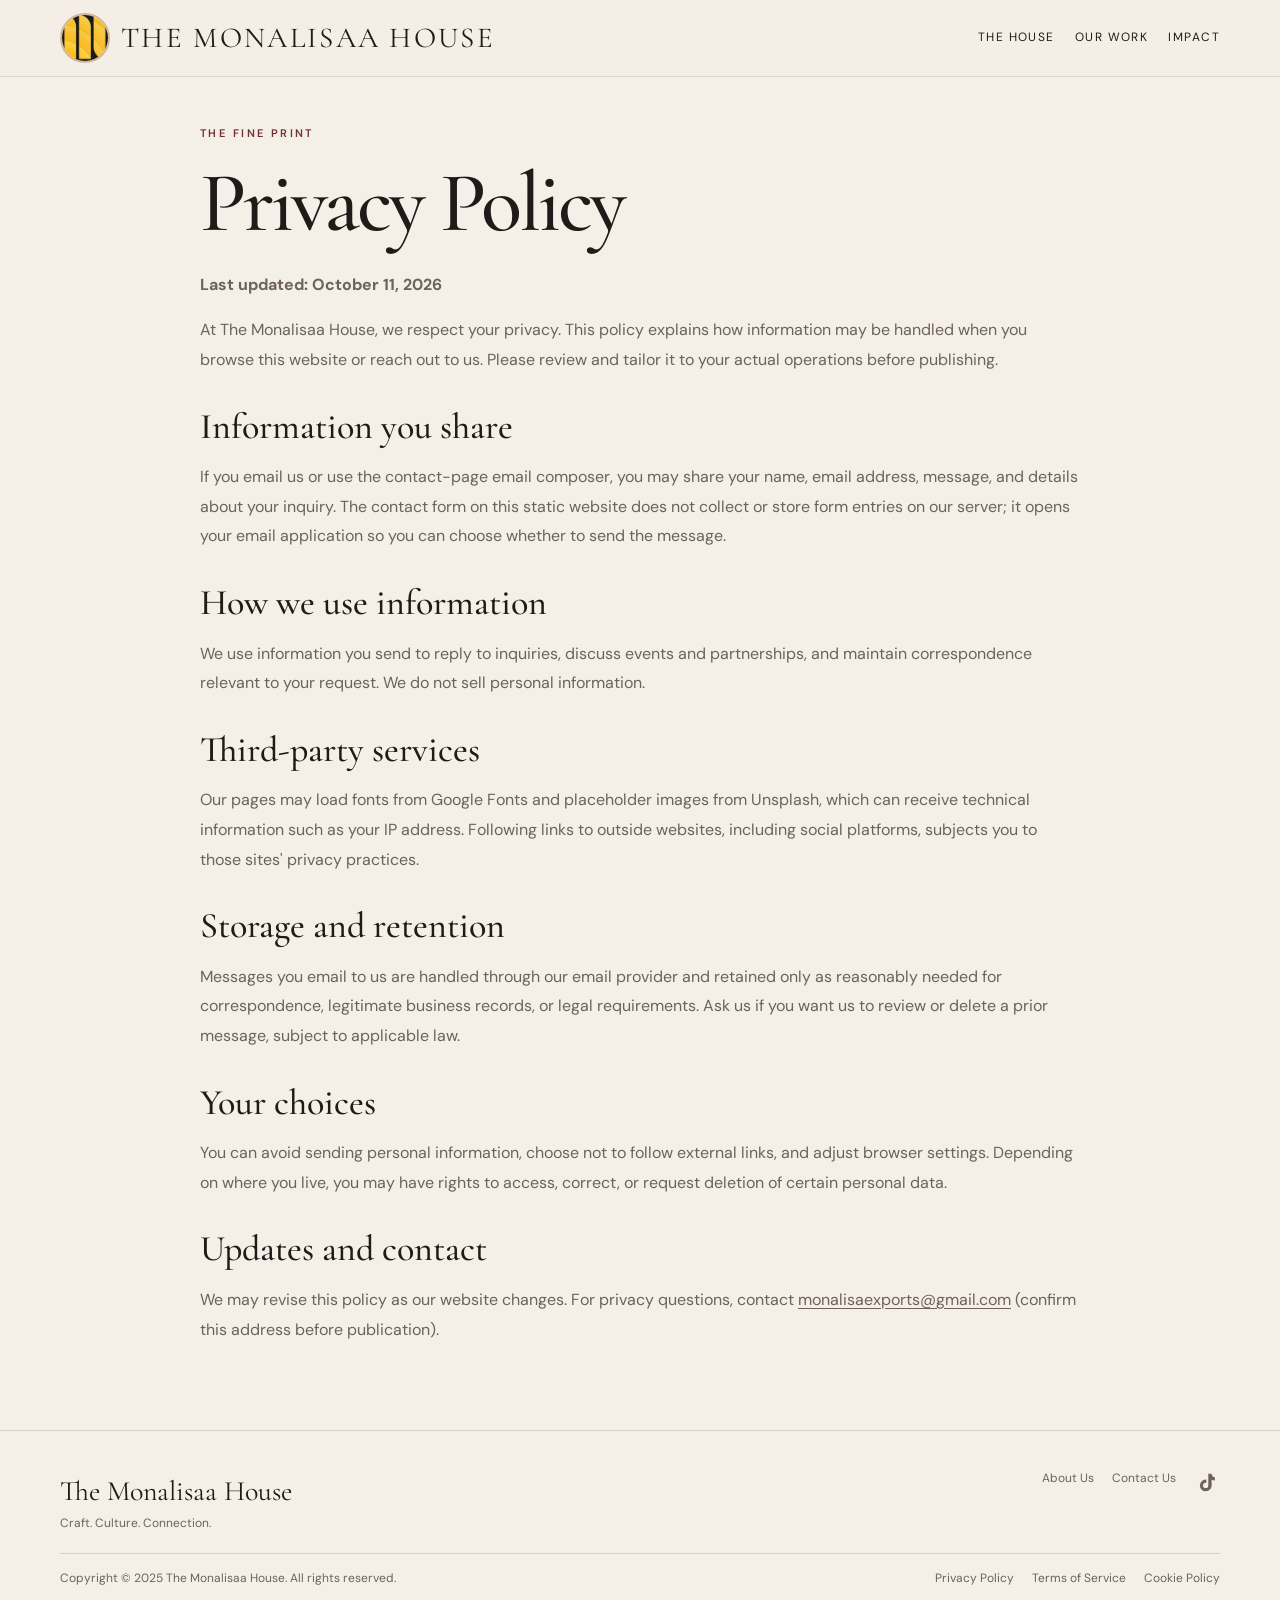
<file: privacy.html>
<!DOCTYPE html><html lang="en"><head><meta charset="UTF-8"><meta name="viewport" content="width=device-width,initial-scale=1"><title>Privacy Policy | The Monalisaa House</title><meta name="description" content="How Monalisaa House handles your privacy."><link rel="preconnect" href="https://fonts.googleapis.com"><link rel="preconnect" href="https://fonts.gstatic.com" crossorigin><link href="https://fonts.googleapis.com/css2?family=Cormorant+Garamond:wght@400;500;600;700&family=DM+Sans:wght@400;500;600&display=swap" rel="stylesheet"><link rel="stylesheet" href="style.css"></head><body class="privacy-page"><header><div class="container"><nav>
  <a class="brand" href="index.html"><!-- LOGO: save your logo as images/logo.png. Remove the hidden attribute when ready. --><img class="brand-logo" src="images/logo.png" alt="" onerror="this.style.display='none'">The Monalisaa House</a>
  <div class="navlinks"><a href="index.html#house">The House</a><a href="index.html#work">Our Work</a><a href="impact.html">Impact</a></div>
</nav></div></header><main><section class="container text-page"><div class="eyebrow">The fine print</div><h1>Privacy Policy</h1><p><strong>Last updated: October 11, 2026</strong></p><p>At The Monalisaa House, we respect your privacy. This policy explains how information may be handled when you browse this website or reach out to us. Please review and tailor it to your actual operations before publishing.</p><h2>Information you share</h2><p>If you email us or use the contact-page email composer, you may share your name, email address, message, and details about your inquiry. The contact form on this static website does not collect or store form entries on our server; it opens your email application so you can choose whether to send the message.</p><h2>How we use information</h2><p>We use information you send to reply to inquiries, discuss events and partnerships, and maintain correspondence relevant to your request. We do not sell personal information.</p><h2>Third-party services</h2><p>Our pages may load fonts from Google Fonts and placeholder images from Unsplash, which can receive technical information such as your IP address. Following links to outside websites, including social platforms, subjects you to those sites' privacy practices.</p><h2>Storage and retention</h2><p>Messages you email to us are handled through our email provider and retained only as reasonably needed for correspondence, legitimate business records, or legal requirements. Ask us if you want us to review or delete a prior message, subject to applicable law.</p><h2>Your choices</h2><p>You can avoid sending personal information, choose not to follow external links, and adjust browser settings. Depending on where you live, you may have rights to access, correct, or request deletion of certain personal data.</p><h2>Updates and contact</h2><p>We may revise this policy as our website changes. For privacy questions, contact <a href="mailto:monalisaexports@gmail.com">monalisaexports@gmail.com</a> (confirm this address before publication).</p></section></main><footer><div class="container">
  <div class="footer-grid"><div><div class="footer-brand">The Monalisaa House</div><div class="small">Craft. Culture. Connection.</div></div>
    <div class="footer-links small"><a href="impact.html#about-us">About Us</a><a href="contact.html">Contact Us</a><a href="https://www.tiktok.com/@monalisaahouse?lang=en" target="_blank" rel="noopener noreferrer" aria-label="TikTok"><svg class="tiktok-mark" width="21" height="21" viewBox="0 0 24 24" fill="currentColor" aria-hidden="true"><path d="M16.7 2c.2 2.3 1.5 3.9 3.7 4.1v3.7a9.2 9.2 0 0 1-3.7-1v6.6a6.7 6.7 0 1 1-6.8-6.7h.8v3.8a3 3 0 0 0-.8-.1 3 3 0 1 0 3 3V2h3.8Z"/></svg><span class="sr-only">TikTok</span></a></div>
  </div>
  <div class="footer-bottom small"><span>Copyright © 2025 The Monalisaa House. All rights reserved.</span>
    <div class="legal-links"><a href="privacy.html">Privacy Policy</a><a href="terms.html">Terms of Service</a><a href="cookies.html">Cookie Policy</a></div>
  </div>
</div></footer></body></html>
</file>
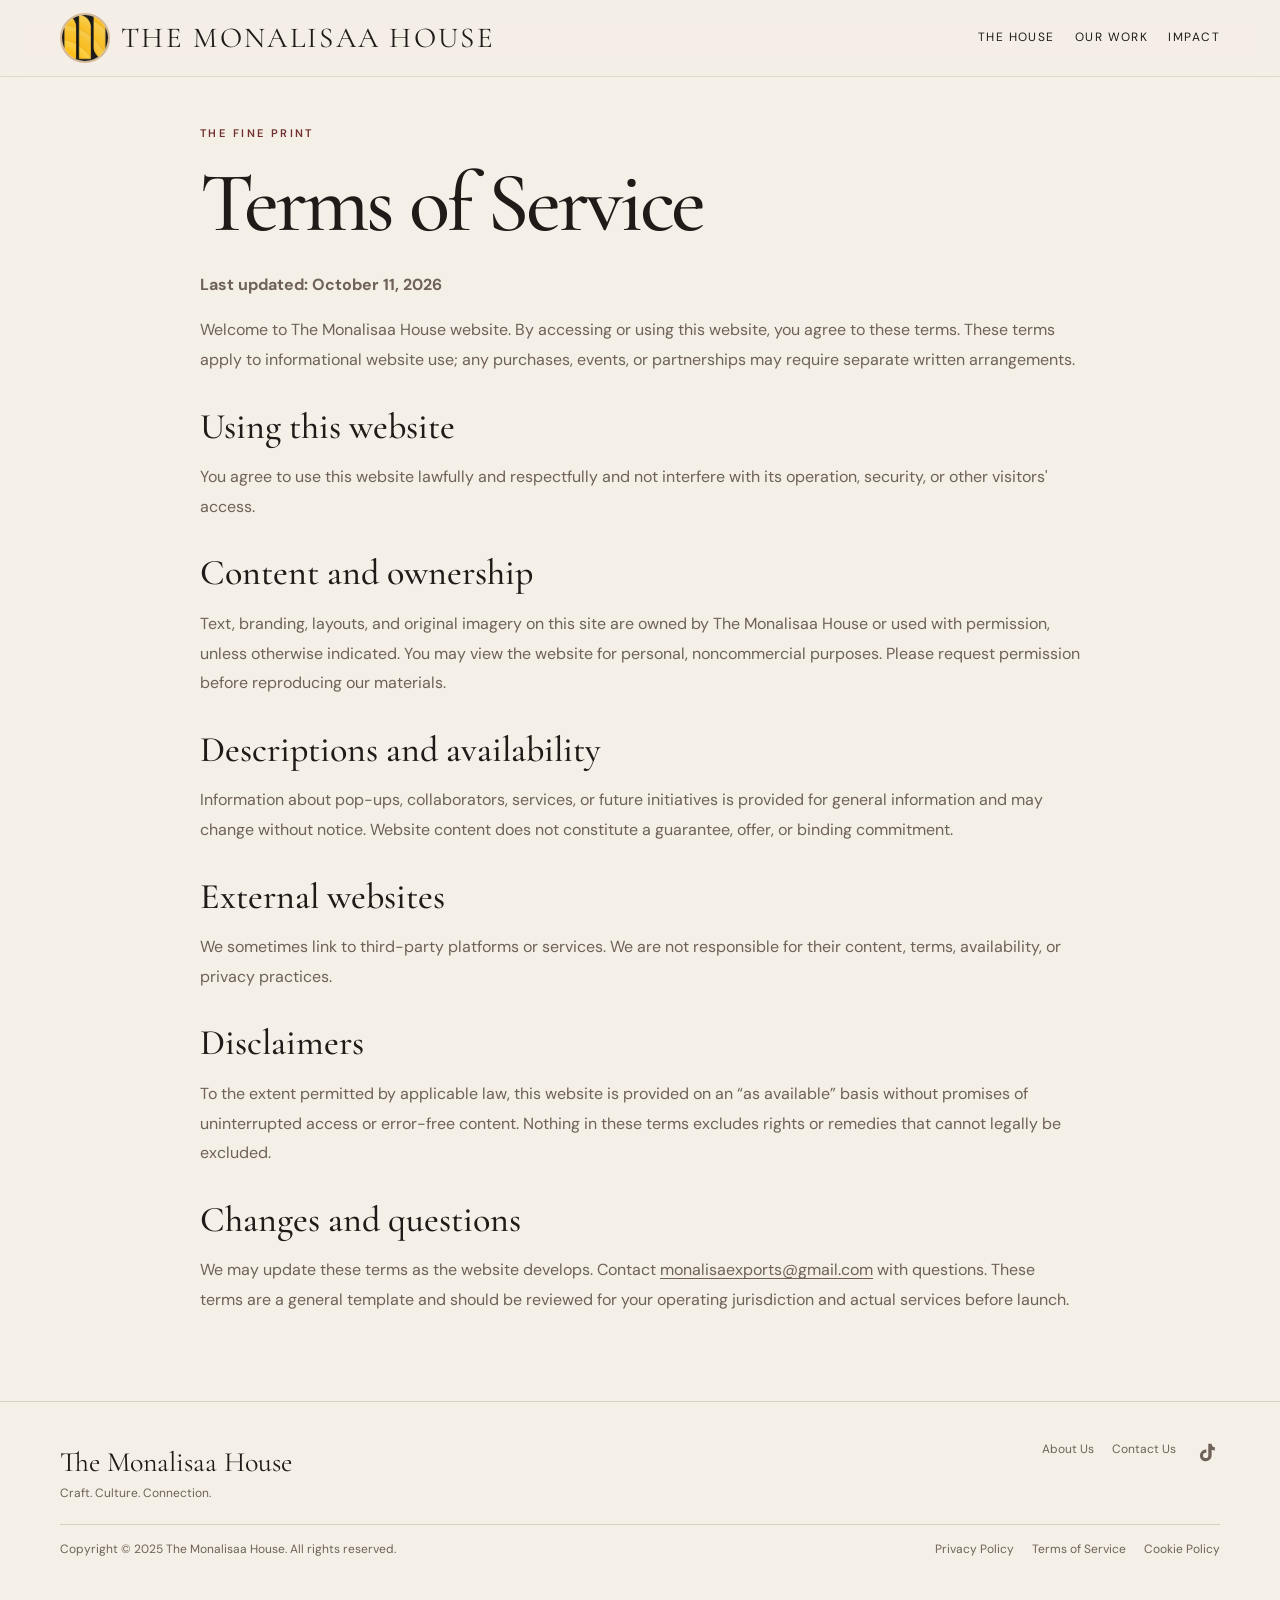
<file: terms.html>
<!DOCTYPE html><html lang="en"><head><meta charset="UTF-8"><meta name="viewport" content="width=device-width,initial-scale=1"><title>Terms of Service | The Monalisaa House</title><meta name="description" content="Terms for using the Monalisaa House website."><link rel="preconnect" href="https://fonts.googleapis.com"><link rel="preconnect" href="https://fonts.gstatic.com" crossorigin><link href="https://fonts.googleapis.com/css2?family=Cormorant+Garamond:wght@400;500;600;700&family=DM+Sans:wght@400;500;600&display=swap" rel="stylesheet"><link rel="stylesheet" href="style.css"></head><body class="terms-page"><header><div class="container"><nav>
  <a class="brand" href="index.html"><!-- LOGO: save your logo as images/logo.png. Remove the hidden attribute when ready. --><img class="brand-logo" src="images/logo.png" alt="" onerror="this.style.display='none'">The Monalisaa House</a>
  <div class="navlinks"><a href="index.html#house">The House</a><a href="index.html#work">Our Work</a><a href="impact.html">Impact</a></div>
</nav></div></header><main><section class="container text-page"><div class="eyebrow">The fine print</div><h1>Terms of Service</h1><p><strong>Last updated: October 11, 2026</strong></p><p>Welcome to The Monalisaa House website. By accessing or using this website, you agree to these terms. These terms apply to informational website use; any purchases, events, or partnerships may require separate written arrangements.</p><h2>Using this website</h2><p>You agree to use this website lawfully and respectfully and not interfere with its operation, security, or other visitors' access.</p><h2>Content and ownership</h2><p>Text, branding, layouts, and original imagery on this site are owned by The Monalisaa House or used with permission, unless otherwise indicated. You may view the website for personal, noncommercial purposes. Please request permission before reproducing our materials.</p><h2>Descriptions and availability</h2><p>Information about pop-ups, collaborators, services, or future initiatives is provided for general information and may change without notice. Website content does not constitute a guarantee, offer, or binding commitment.</p><h2>External websites</h2><p>We sometimes link to third-party platforms or services. We are not responsible for their content, terms, availability, or privacy practices.</p><h2>Disclaimers</h2><p>To the extent permitted by applicable law, this website is provided on an “as available” basis without promises of uninterrupted access or error-free content. Nothing in these terms excludes rights or remedies that cannot legally be excluded.</p><h2>Changes and questions</h2><p>We may update these terms as the website develops. Contact <a href="monalisaexports@gmail.com">monalisaexports@gmail.com</a> with questions. These terms are a general template and should be reviewed for your operating jurisdiction and actual services before launch.</p></section></main><footer><div class="container">
  <div class="footer-grid"><div><div class="footer-brand">The Monalisaa House</div><div class="small">Craft. Culture. Connection.</div></div>
    <div class="footer-links small"><a href="impact.html#about-us">About Us</a><a href="contact.html">Contact Us</a><a href="https://www.tiktok.com/@monalisaahouse?lang=en" target="_blank" rel="noopener noreferrer" aria-label="TikTok"><svg class="tiktok-mark" width="21" height="21" viewBox="0 0 24 24" fill="currentColor" aria-hidden="true"><path d="M16.7 2c.2 2.3 1.5 3.9 3.7 4.1v3.7a9.2 9.2 0 0 1-3.7-1v6.6a6.7 6.7 0 1 1-6.8-6.7h.8v3.8a3 3 0 0 0-.8-.1 3 3 0 1 0 3 3V2h3.8Z"/></svg><span class="sr-only">TikTok</span></a></div>
  </div>
  <div class="footer-bottom small"><span>Copyright © 2025 The Monalisaa House. All rights reserved.</span>
    <div class="legal-links"><a href="privacy.html">Privacy Policy</a><a href="terms.html">Terms of Service</a><a href="cookies.html">Cookie Policy</a></div>
  </div>
</div></footer></body></html>
</file>
<file: style.css>
:root{--ink:#201b18;--muted:#6e6259;--paper:#f4efe7;--cream:#fbf8f3;--line:#d8cec1;--accent:#722f2f;--gold:#a88755}
    *{box-sizing:border-box} html{scroll-behavior:smooth}
    body{margin:0;background:var(--paper);color:var(--ink);font-family:"DM Sans",Arial,sans-serif;line-height:1.6}
    a{color:inherit;text-decoration:none}.container{width:min(1160px,92%);margin:auto}
    header{position:sticky;top:0;z-index:20;background:rgba(244,239,231,.94);backdrop-filter:blur(10px);border-bottom:1px solid rgba(216,206,193,.7)}
    nav{min-height:76px;display:flex;align-items:center;justify-content:space-between}
    .brand{font-family:"Cormorant Garamond",serif;font-size:29px;letter-spacing:.08em;text-transform:uppercase}
    .navlinks{display:flex;gap:28px;font-size:12px;letter-spacing:.12em;text-transform:uppercase}
    .navlinks a:hover{color:var(--accent)}
    .hero{padding:44px 0 36px}.eyebrow{font-size:11px;letter-spacing:.22em;text-transform:uppercase;color:var(--accent);font-weight:600}
    h1,h2,h3{font-family:"Cormorant Garamond",serif;font-weight:500;line-height:.98;margin:0}
    h1{font-size:clamp(64px,10vw,132px);max-width:900px;margin:18px 0 26px;letter-spacing:-.035em}
    h2{font-size:clamp(44px,6vw,76px);margin:12px 0 24px}.lede{font-size:20px;max-width:650px;color:var(--muted)}
    .actions{display:flex;gap:12px;flex-wrap:wrap;margin-top:30px}.btn{display:inline-block;padding:13px 20px;border:1px solid var(--ink);font-size:11px;letter-spacing:.15em;text-transform:uppercase}
    .btn.primary{background:var(--ink);color:var(--cream)}.btn:hover{transform:translateY(-1px)}
    .image{position:relative;overflow:hidden;background:#ddd1c4}.image img{width:100%;height:100%;object-fit:cover;display:block}
    .image-label{position:absolute;left:16px;bottom:16px;background:rgba(32,27,24,.78);color:#fff;padding:6px 9px;font-size:10px;letter-spacing:.1em;text-transform:uppercase}
    .hero-image{height:650px;margin-top:30px}.hero-image img{object-position:center 45%}
    /* Twelve-photo editorial collage beneath the homepage introduction */
    .photo-collage-wrap{margin-top:27px;background:#e7ded2;padding:14px;border:1px solid var(--line)}
    .photo-collage{display:grid;grid-template-columns:repeat(6,minmax(0,1fr));grid-auto-rows:clamp(76px,10vw,140px);gap:8px}
    .collage-tile{position:relative;overflow:hidden;background:#d5c5b4;min-width:0}
    .collage-tile img{display:block;width:100%;height:100%;object-fit:cover;transition:transform .5s ease}
    .collage-tile:hover img{transform:scale(1.045)}
    .collage-tile:nth-child(1){grid-column:span 2;grid-row:span 2}
    .collage-tile:nth-child(4){grid-column:span 2}
    .collage-tile:nth-child(7){grid-column:span 2;grid-row:span 2}
    .collage-tile:nth-child(10){grid-column:span 2}
    .collage-caption{display:flex;justify-content:space-between;gap:16px;align-items:center;padding:13px 2px 1px;color:var(--muted);font-size:10px;letter-spacing:.14em;text-transform:uppercase}
    section{padding:50px 0}.intro{display:grid;grid-template-columns:1fr 1.25fr;gap:90px;align-items:start}
    .section-label{font-size:11px;letter-spacing:.18em;text-transform:uppercase;color:var(--accent)}
    .intro-copy{font-family:"Cormorant Garamond",serif;font-size:32px;line-height:1.15}
    .cards{display:grid;grid-template-columns:repeat(3,1fr);gap:1px;background:var(--line);margin-top:28px}
    .card{background:var(--paper);padding:38px 30px;min-height:250px}.num{font-size:11px;color:var(--gold);letter-spacing:.15em}.card h3{font-size:38px;margin:35px 0 12px}.card p{color:var(--muted);font-size:15px}
    .split{display:grid;grid-template-columns:1fr 1fr;min-height:410px}.split .copy{padding:35px;background:var(--ink);color:var(--cream);display:flex;flex-direction:column;justify-content:center}.split .copy p{color:#d8cec1;max-width:500px}
    .split .image{min-height:350px}.work-grid{display:grid;grid-template-columns:repeat(2,1fr);gap:0;border-top:1px solid var(--line)}
    .work-item{padding:32px 0;border-bottom:1px solid var(--line)}.work-item:nth-child(odd){margin-right:35px}.work-item:nth-child(even){margin-left:35px}
    .work-item h3{font-size:38px;margin:12px 0}.work-item p{color:var(--muted);max-width:480px}
    .statement{padding:65px 0;text-align:center;background:var(--cream)}.statement h2{max-width:900px;margin:15px auto 25px}.statement p{max-width:680px;margin:auto;color:var(--muted)}
    .partner{padding:55px 0}.partner-inner{border:1px solid var(--line);padding:35px;text-align:center}.partner-inner p{max-width:620px;margin:0 auto;color:var(--muted)}
    footer{border-top:1px solid var(--line);padding:38px 0 55px}.footer-grid{display:flex;justify-content:space-between;gap:30px}.footer-brand{font-family:"Cormorant Garamond",serif;font-size:28px}.small{font-size:12px;color:var(--muted)}
    @media(max-width:800px){.navlinks{display:none}.hero{padding-top:60px}.hero-image{height:430px}.photo-collage-wrap{padding:8px;margin-top:38px}.photo-collage{grid-template-columns:repeat(4,minmax(0,1fr));grid-auto-rows:clamp(70px,18vw,115px);gap:6px}.collage-tile:nth-child(1),.collage-tile:nth-child(7){grid-column:span 2;grid-row:span 2}.collage-tile:nth-child(4),.collage-tile:nth-child(10){grid-column:span 2}.collage-caption{font-size:9px;letter-spacing:.08em}.intro,.split{grid-template-columns:1fr}.cards,.work-grid{grid-template-columns:1fr}.work-item:nth-child(odd),.work-item:nth-child(even){margin:0}.split .copy{padding:55px 7%}.partner-inner{padding:45px 25px}.footer-grid{flex-direction:column}}
  
/* Shared site additions */
.brand{display:inline-flex;gap:11px;align-items:center;white-space:nowrap}
.brand-logo {
    width: 50px;
    height: 50px;
    border-radius: 50%;
    object-fit: cover;
    object-position: center;
    border: 2px solid #d4b896;
    background-color: #fff;
        }
.brand-logo:not([src]),.brand-logo[src=""]{display:none}
.navlinks{align-items:center;gap:20px;flex-wrap:wrap}
.footer-grid{align-items:flex-start;flex-wrap:wrap}
.footer-links,.legal-links,.social-links{display:flex;gap:12px 18px;flex-wrap:wrap}
.footer-bottom{margin-top:20px;padding-top:15px;border-top:1px solid var(--line);display:flex;justify-content:space-between;gap:20px;flex-wrap:wrap}
footer a:hover,.footer-links a:hover,.legal-links a:hover{color:var(--accent);text-decoration:underline}
.text-page{padding:48px 0 70px;max-width:880px}
.text-page h1{font-size:clamp(50px,7vw,85px)}
.text-page h2{font-size:36px;line-height:1.1;margin:32px 0 12px}
.text-page p,.text-page li{color:var(--muted);line-height:1.85}
.text-page a,.contact-info a{text-decoration:underline;text-underline-offset:3px}
.contact-grid{display:grid;grid-template-columns:1fr 1.2fr;gap:50px;margin-top:38px}
.contact-form{display:grid;gap:17px}
.contact-form label{font-size:12px;letter-spacing:.08em;text-transform:uppercase;display:grid;gap:8px}
.contact-form input,.contact-form textarea,.contact-form select{width:100%;padding:12px 14px;background:var(--cream);border:1px solid var(--line);border-radius:0;font:inherit;font-size:16px;color:var(--ink)}
.contact-form textarea{min-height:148px;resize:vertical}
.contact-form button{justify-self:start;cursor:pointer}
.form-note{font-size:13px;color:var(--muted)}
.history{background:var(--cream)}
.history-grid{display:grid;grid-template-columns:1fr 1.3fr;gap:70px;align-items:start}
.history-copy{font-family:"Cormorant Garamond",serif;font-size:clamp(24px,3vw,35px);line-height:1.25}
.history-copy p{margin-top:0}
/* Impact-specific styling, scoped to avoid collisions with the homepage */
body.impact-page .hero{padding:47px 0 40px}
body.impact-page h1{font-size:clamp(58px,9vw,115px);max-width:1000px}
body.impact-page .hero-image{height:570px;margin-top:28px}
body.impact-page .impact{padding:55px 0}
.impact-grid{display:grid;grid-template-columns:1fr 1fr;gap:1px;background:var(--line);margin-top:28px}
.impact-card{background:var(--paper);padding:30px;min-height:230px}
.impact-card h3{font-size:40px;margin:25px 0 15px}
.impact-card p{color:var(--muted)}
.dark{background:var(--ink);color:var(--cream);padding:60px 0}
.dark p{color:#d8cec1;max-width:720px;font-size:19px}
.dark h2{max-width:900px}
.ngo{padding:55px 0;background:var(--cream)}
.ngo-box{border:1px solid var(--line);padding:35px;display:grid;grid-template-columns:1fr 1fr;gap:35px;align-items:center}
.ngo p{color:var(--muted)}
.founder{padding:55px 0}
.founder-grid{display:grid;grid-template-columns:minmax(260px,420px) 1fr;gap:50px;align-items:center}
.founder-image{height:600px}
.founder-copy p{color:var(--muted)}
.partner-box{padding:38px;border:1px solid var(--line);text-align:center}
.partner-box p{max-width:650px;margin:auto;color:var(--muted)}
@media(max-width:800px){
 .navlinks{display:flex;gap:12px;font-size:10px;padding-bottom:14px}
 nav{flex-wrap:wrap;gap:4px}.brand{padding-top:12px}.brand-logo{width:34px;height:34px}
 .hero{padding-top:30px}.photo-collage-wrap{margin-top:20px}
 .contact-grid,.history-grid,.impact-grid,.ngo-box,.founder-grid{grid-template-columns:1fr}
 .founder-image{height:390px}.ngo-box{padding:25px}.partner-box{padding:25px}
 .footer-grid{gap:18px}.text-page{padding:30px 0 50px}
}
@media(max-width:440px){.brand{font-size:25px}.navlinks{gap:10px}.collage-caption{flex-wrap:wrap}}

/* Homepage's immersive 15-image collage, positioned behind the first hero headline. */
body.home-page .hero-collage{position:relative;isolation:isolate;display:flex;align-items:center;min-height:clamp(440px,52vw,600px);padding:32px 0;overflow:hidden;background:#2a211b;color:#fff}
body.home-page .hero-collage .photo-collage-wrap{position:absolute;inset:0;z-index:-2;margin:0;padding:0;border:0;background:#524538;pointer-events:none}
body.home-page .hero-collage .photo-collage{width:100%;height:100%;grid-template-columns:repeat(6,minmax(0,1fr));grid-template-rows:repeat(4,minmax(0,1fr));grid-auto-rows:auto;gap:7px}
body.home-page .hero-collage .collage-tile{grid-column:auto;grid-row:auto}
body.home-page .hero-collage .collage-tile:nth-child(1),body.home-page .hero-collage .collage-tile:nth-child(7){grid-column:span 2;grid-row:span 2}
body.home-page .hero-collage .collage-tile:nth-child(4),body.home-page .hero-collage .collage-tile:nth-child(10){grid-column:span 2}
.hero-shade{position:absolute;inset:0;z-index:-1;background:linear-gradient(90deg,rgba(20,14,12,.84) 0%,rgba(20,14,12,.65) 45%,rgba(20,14,12,.35) 100%)}
.hero-content{position:relative;z-index:1}
.hero-collage .eyebrow{color:#eee0cb}
.hero-collage .lede{color:#f5eee5;max-width:620px;text-shadow:0 1px 9px rgba(0,0,0,.3)}
.hero-collage h1{text-shadow:0 2px 15px rgba(0,0,0,.16)}
.hero-collage .btn{border-color:#fff;color:#fff}
.hero-collage .btn.primary{background:#f4efe7;color:#201b18;border-color:#f4efe7}
.event-feature{padding:24px 0 36px}
.event-feature .hero-image{height:clamp(340px,49vw,620px);margin:0}
/* Keep the cultural exchange photograph behind the readable overlaid text. */
.statement-photo{position:relative;isolation:isolate;overflow:hidden;background:#302923;color:#fff;padding:90px 0}
.statement-photo .statement-background{position:absolute;inset:0;width:100%;height:100%;object-fit:cover;z-index:-2}
.statement-photo .statement-shade{position:absolute;inset:0;z-index:-1;background:rgba(20,15,13,.68)}
.statement-photo .statement-content{position:relative;z-index:1}
.statement-photo .eyebrow{color:#e8cfaa}
.statement-photo p{color:#f0e9e0}
/* Compact TikTok icon link in every footer */
.footer-links a[aria-label="TikTok"]{display:inline-flex;align-items:center;justify-content:center;min-width:26px;min-height:26px}
.tiktok-mark{display:block}
.sr-only{position:absolute;width:1px;height:1px;padding:0;margin:-1px;overflow:hidden;clip:rect(0,0,0,0);white-space:nowrap;border:0}
@media(max-width:800px){body.home-page .hero-collage{min-height:0;padding:24px 0}.hero-collage .photo-collage{gap:4px}.hero-shade{background:rgba(20,14,12,.68)}.event-feature{padding:18px 0 28px}.statement-photo{padding:65px 0}}

/* Additional hero photographs keep the existing immersive collage. */
body.home-page .hero-collage .photo-collage{grid-auto-flow:dense}
body.home-page .hero-collage .collage-tile:nth-child(15){grid-column:span 2}
/* Native, user-controlled films retain the site's photographic treatment. */
.film{display:block;width:150px;height:100px;min-width:150px;max-width:150px;min-height:100px;max-height:100px;aspect-ratio:auto;object-fit:contain;background:var(--ink)}
.film:focus-visible{outline:3px solid var(--gold);outline-offset:4px}
.video-collage{display:flex;flex-wrap:wrap;gap:12px;align-items:flex-start}
.story-film{width:150px;margin:0}
/* Keep the existing wordmark and navigation within narrow phone screens. */
@media(max-width:440px){.brand{font-size:clamp(18px,5.2vw,23px);letter-spacing:.04em;gap:8px}}
@media(max-width:440px){.impact-card{min-width:0}.impact-card h3{overflow-wrap:anywhere}}

/* A shorter introduction keeps both calls to action in the opening viewport. */
.hero-collage h1{font-size:clamp(44px,7.5vw,96px);margin:12px 0 16px}
.hero-collage .lede{font-size:16px;line-height:1.5;margin:12px 0;max-width:580px}
.hero-collage .actions{margin-top:18px}
@media(max-width:800px){
 .about-story .history-grid{gap:30px}
 .story-film{max-width:480px}
}
@media(max-height:700px){
 body.home-page .hero-collage{min-height:0;padding:18px 0}
 .hero-collage h1{font-size:clamp(38px,10svh,68px);margin:10px 0 12px}
 .hero-collage .lede{font-size:15px;line-height:1.4}
 .hero-collage .actions{margin-top:12px}
}

/* Keep the story player beside its copy, including on narrow screens. */
.about-story .history-grid{grid-template-columns:minmax(0,1fr) 150px;gap:24px;align-items:start}
.story-heading{grid-column:1/-1}
.about-story .history-copy{grid-column:1;grid-row:2;min-width:0}
.about-story .story-film{grid-column:2;grid-row:2}
/* Reduce the homepage banner and its contents by a further 20%. */
body.home-page .hero-collage{min-height:clamp(352px,41.6vw,480px);padding:25px 0}
.hero-collage h1{font-size:clamp(35px,6vw,76px);margin:9px 0 12px}
.hero-collage .lede{font-size:14px;line-height:1.4;margin:9px 0}
.hero-collage .actions{margin-top:14px;gap:10px}
.hero-collage .btn{padding:10px 14px;font-size:10px}
@media(max-width:800px){
 body.home-page .hero-collage{min-height:0;padding:19px 0}
 .hero-collage .lede{font-size:13px}
 .about-story .history-grid{gap:16px}
 .about-story .history-copy{font-size:20px;overflow-wrap:anywhere}
}
@media(max-height:700px){
 body.home-page .hero-collage{min-height:0;padding:14px 0}
 .hero-collage h1{font-size:clamp(30px,8svh,54px);margin:8px 0 9px}
 .hero-collage .lede{font-size:12px;line-height:1.4}
 .hero-collage .actions{margin-top:9px}
}
@media(max-height:700px){
 body.home-page .hero-collage{padding:10px 0}
 .hero-collage h1{font-size:clamp(28px,7svh,48px)}
}

/* Portrait films are decorative backdrops; regular players retain fixed sizes. */
.diplomacy-scene{position:relative;isolation:isolate;overflow:hidden;display:flex;align-items:center;min-height:900px;padding:90px 0;background:var(--ink)}
.diplomacy-background{position:absolute;inset:0;z-index:-3;display:flex;align-items:center;justify-content:center;gap:16px;pointer-events:none}
.background-film{display:block;flex:0 0 auto;width:calc((100% - 32px)/3);max-width:380px;height:auto;aspect-ratio:9/16;object-fit:cover;background:var(--ink)}
.diplomacy-shade{position:absolute;inset:0;z-index:-2;background:linear-gradient(90deg,rgba(20,14,12,.87),rgba(20,14,12,.65));pointer-events:none}
.diplomacy-copy{position:relative}
.diplomacy-copy .eyebrow{color:#e8cfaa}
.diplomacy-copy p{color:#f5eee5}
.diplomacy-toggle{margin-top:20px;border-color:var(--cream);color:var(--cream);background:transparent;cursor:pointer}
@media(max-width:800px){
 .diplomacy-scene{min-height:1050px}
 .diplomacy-background{gap:8px}
 .background-film{width:calc((100% - 16px)/3)}
}
@media(max-width:480px){
 .diplomacy-background{flex-direction:column;gap:8px}
 .background-film{width:200px;max-width:65%;height:auto;aspect-ratio:9/16}
 .diplomacy-scene{min-height:1200px;padding:90px 0}
}

/* Larger players retain a stable frame before and during playback. */
.video-collage .film{width:180px;height:320px;min-width:180px;max-width:180px;min-height:320px;max-height:320px;aspect-ratio:9/16;object-fit:cover}
.about-story .history-grid{grid-template-columns:minmax(260px,1fr) minmax(0,595px)}
.about-story .story-film{width:100%;max-width:595px}
.story-film .film{width:100%;height:auto;min-width:0;max-width:595px;min-height:0;max-height:none;aspect-ratio:85/48;object-fit:contain}
@media(max-width:800px){
 .about-story .history-grid{grid-template-columns:minmax(0,1fr)}
 .about-story .history-copy{grid-column:1;grid-row:2}
 .about-story .story-film{grid-column:1;grid-row:3}
}

/* The work introduction shares Cultural Diplomacy's moving backdrop. */
.work-scene #work-title{white-space:nowrap;font-size:clamp(16px,4.3vw,60px)}
.work-scene .section-label{color:#e8cfaa}
.work-scene .work-item p{color:#f5eee5}
.work-scene .work-grid,.work-scene .work-item{border-color:rgba(244,239,231,.35)}
/* Reduce story typography by 20% and keep copy within its column. */
.about-story .history-copy,.about-story .story-caption{font-size:clamp(19.2px,2.4vw,28px);overflow-wrap:anywhere}
.about-story .story-heading h2{font-size:clamp(35.2px,4.8vw,60.8px)}
@media(max-width:800px){.about-story .history-copy,.about-story .story-caption{font-size:16px}}

.story-caption{font-family:"Cormorant Garamond",serif;line-height:1.25;margin:20px 0 0}
</file>
